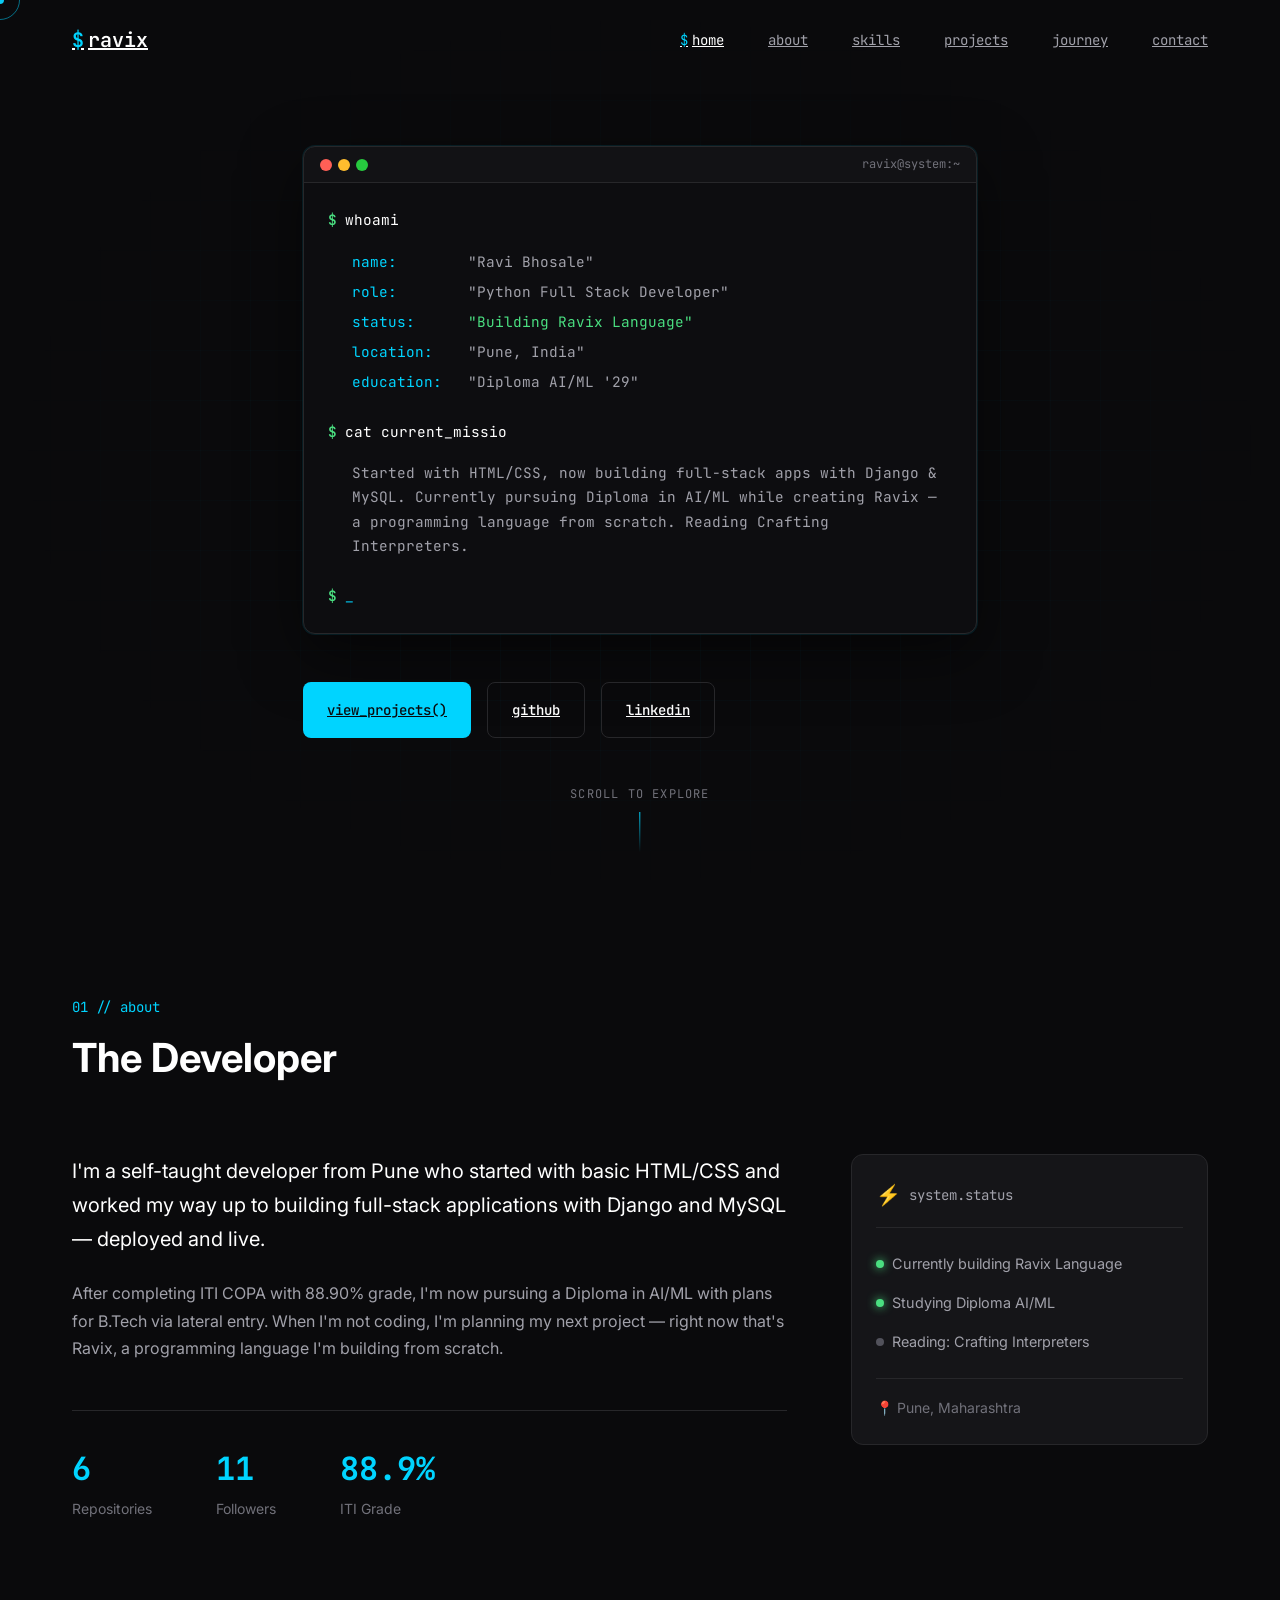
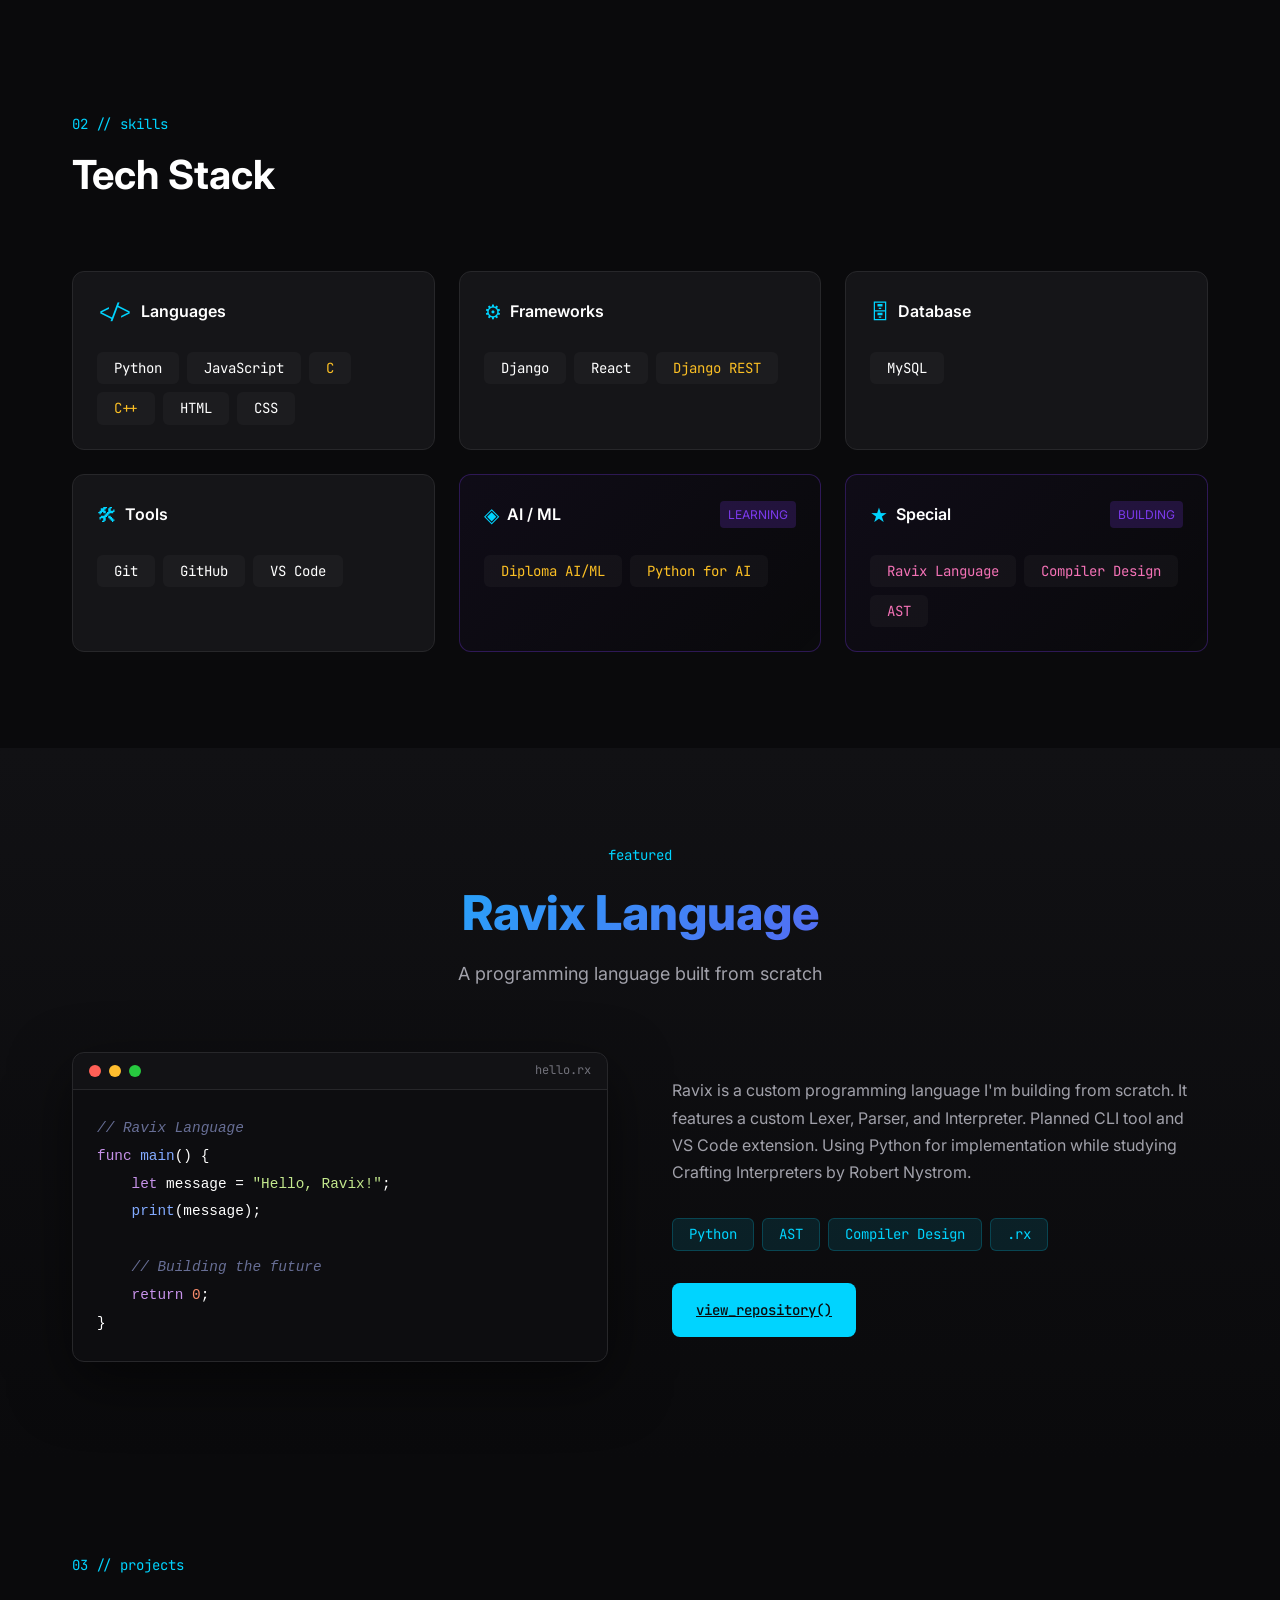
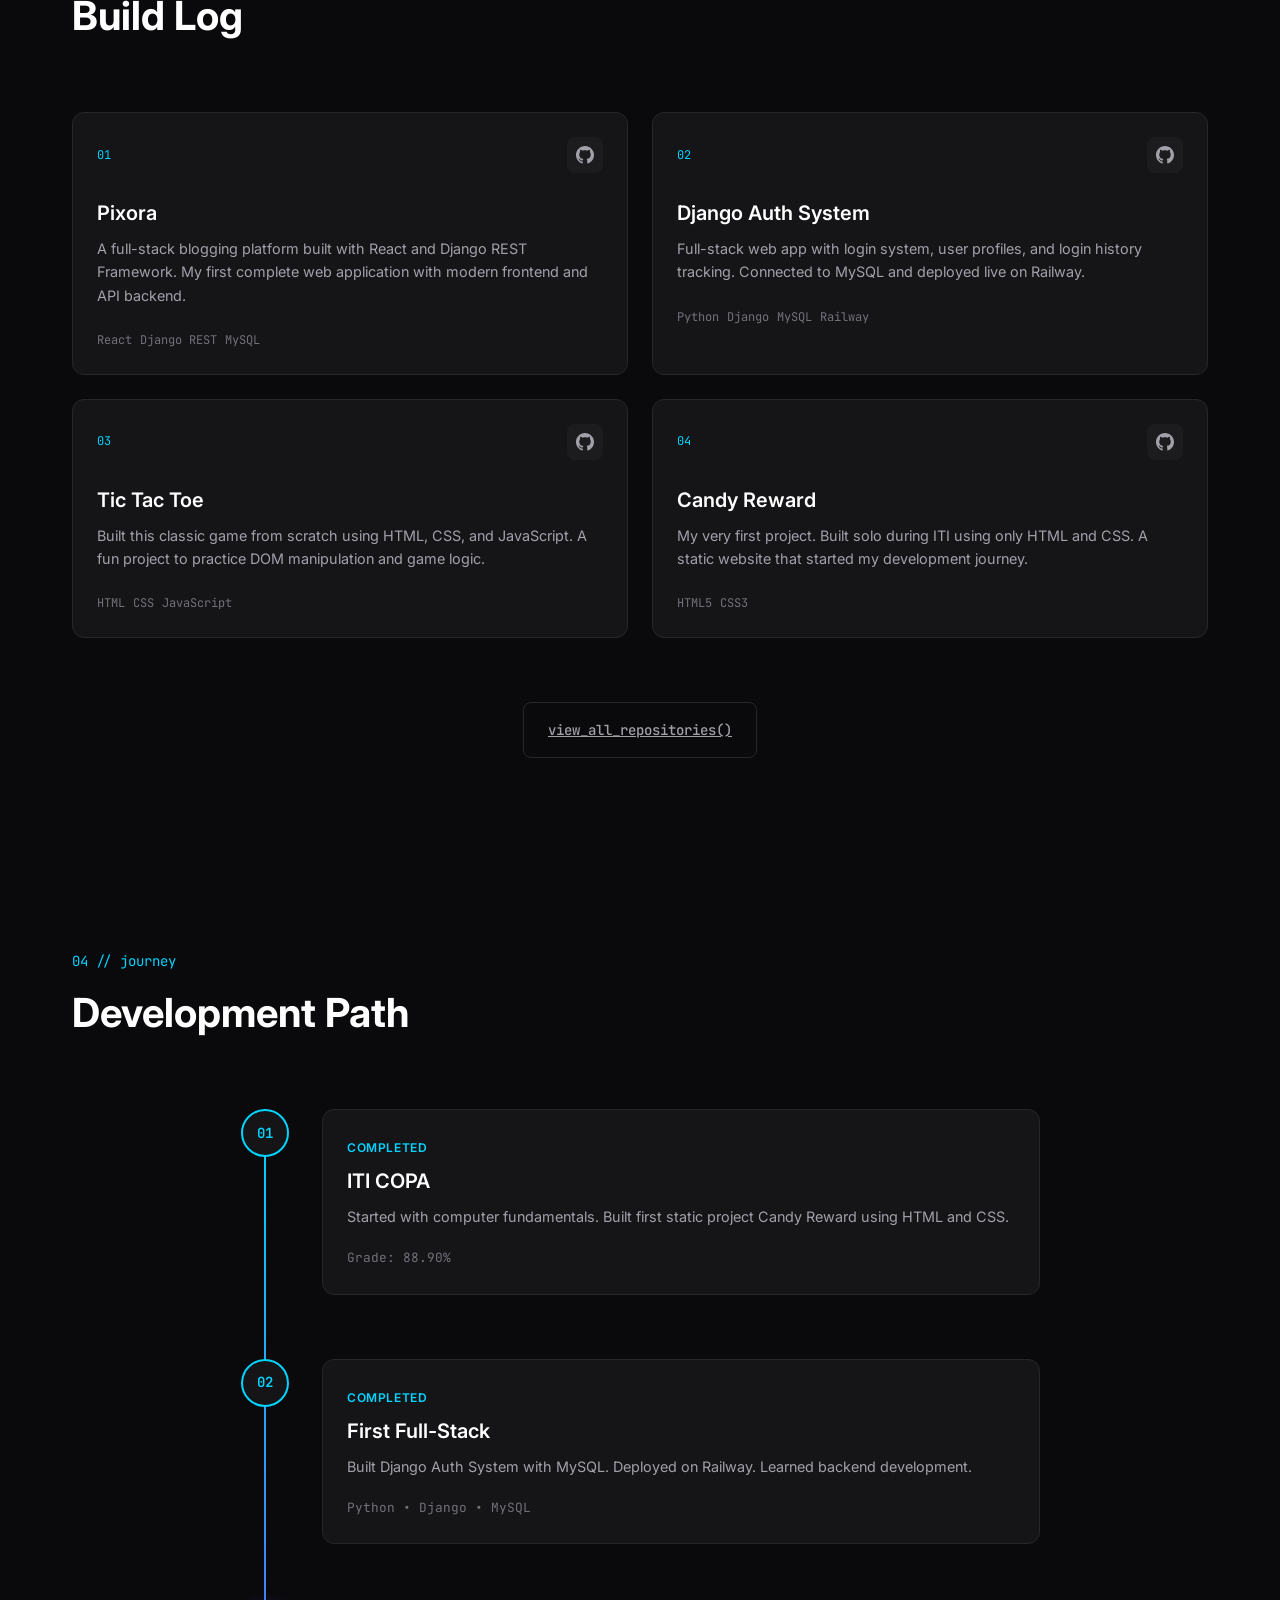
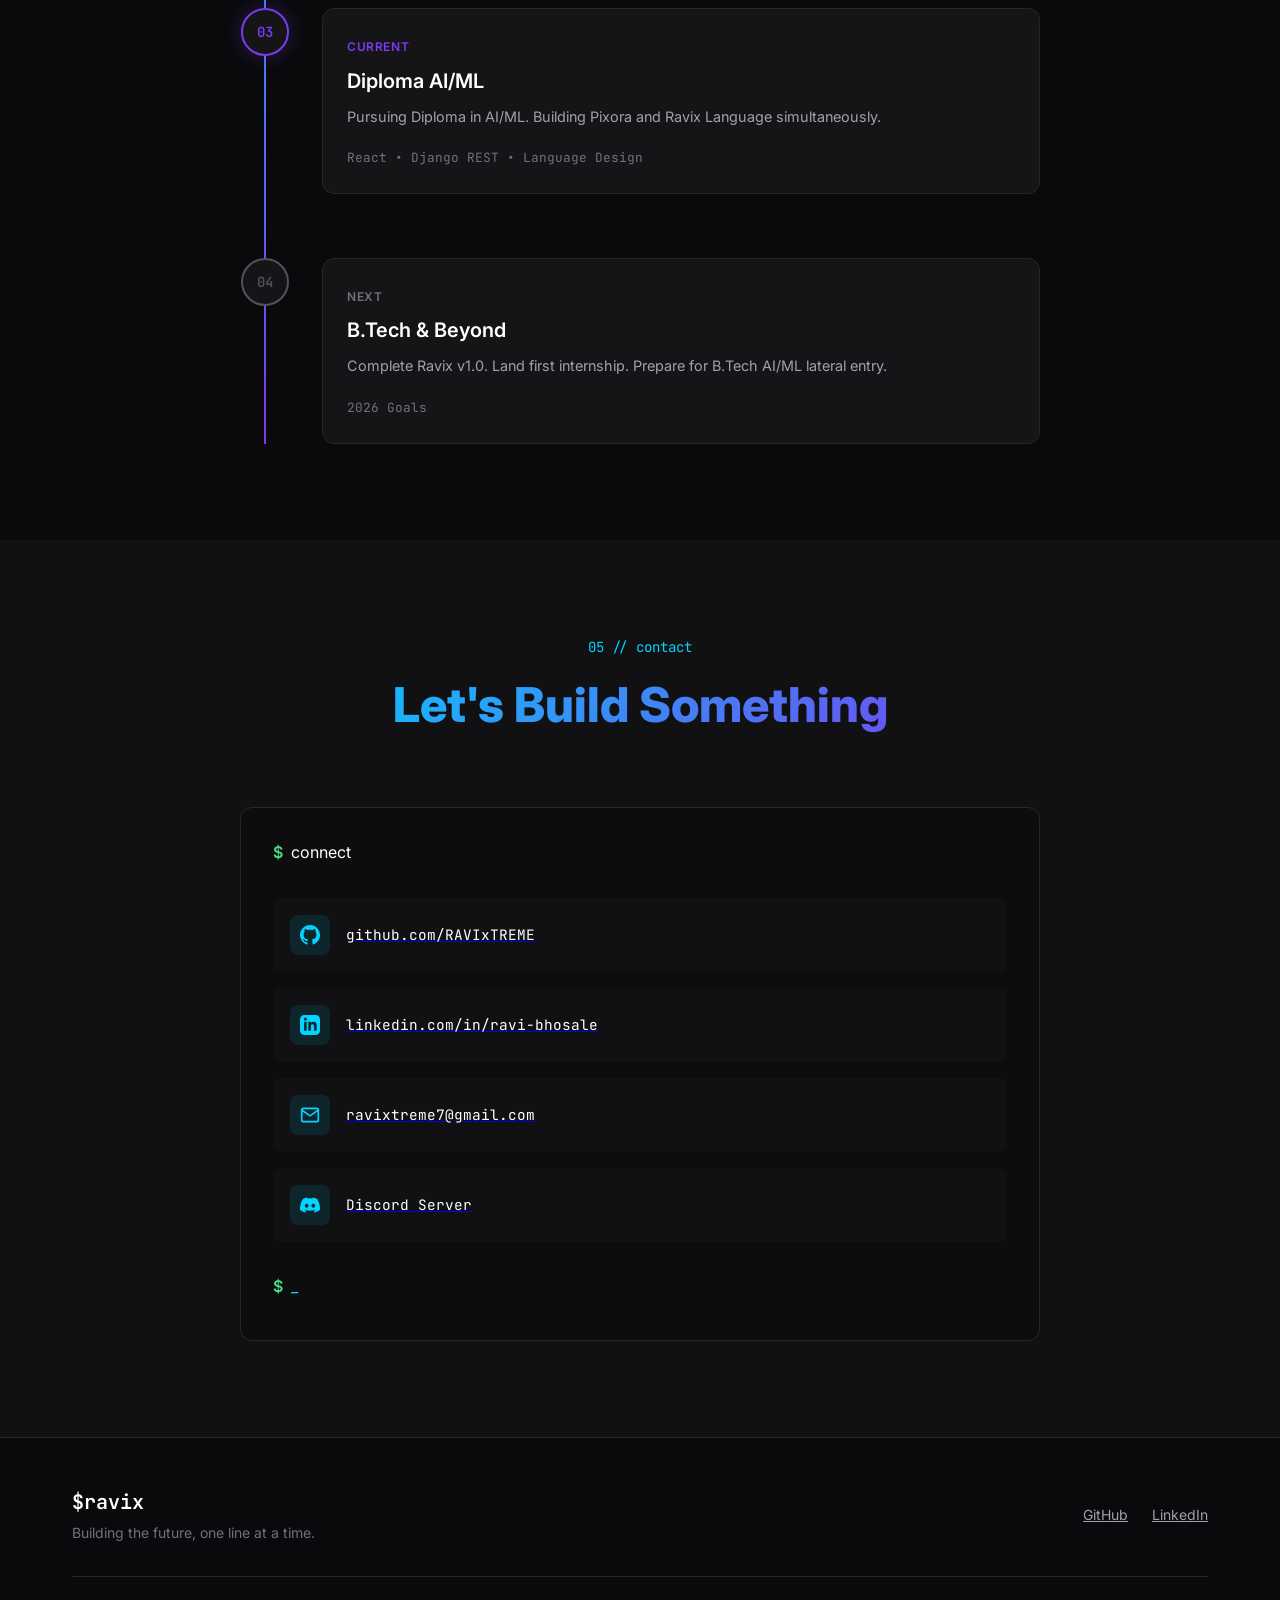
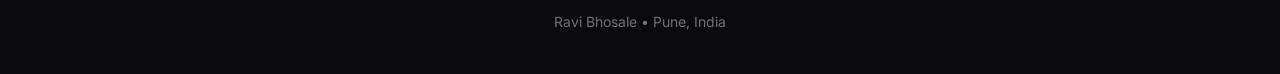
<file: index.html>
<!DOCTYPE html>
<html lang="en">
<head>
    <meta charset="UTF-8">
    <meta name="viewport" content="width=device-width, initial-scale=1.0">
    <title>Ravi Bhosale | Python Full Stack Developer & AI/ML Student</title>
    <meta name="description" content="Ravi Bhosale - Python Full Stack Developer building Ravix Language from scratch. Diploma AI/ML student from Pune, India. Creator of Pixora, Django Auth System.">
    <meta name="keywords" content="Ravi Bhosale, Python Developer, Full Stack, AI ML, Ravix Language, Pune">
    <meta name="author" content="Ravi Bhosale">
    
    <!-- Open Graph -->
    <meta property="og:title" content="Ravi Bhosale | Python Full Stack Developer">
    <meta property="og:description" content="Building Ravix Language from scratch. Python Full Stack Dev | Diploma AI/ML">
    <meta property="og:type" content="website">
    <meta property="og:url" content="https://github.com/RAVIxTREME">
    
    <!-- Fonts -->
    <link rel="preconnect" href="https://fonts.googleapis.com">
    <link rel="preconnect" href="https://fonts.gstatic.com" crossorigin>
    <link href="https://fonts.googleapis.com/css2?family=Inter:wght@300;400;500;600;700;800&family=JetBrains+Mono:wght@400;500;600&display=swap" rel="stylesheet">
    
    <link rel="stylesheet" href="styles.css">
</head>
<body>
    <!-- Custom Cursor -->
    <div class="cursor-dot" aria-hidden="true"></div>
    <div class="cursor-ring" aria-hidden="true"></div>

    <!-- Navigation -->
    <nav class="nav" id="nav">
        <div class="nav-container">
            <a href="#home" class="nav-logo">
                <span class="logo-symbol">$</span>
                <span class="logo-text">ravix</span>
            </a>
            <ul class="nav-menu" id="navMenu">
                <li><a href="#home" class="nav-link active" data-section="home">home</a></li>
                <li><a href="#about" class="nav-link" data-section="about">about</a></li>
                <li><a href="#skills" class="nav-link" data-section="skills">skills</a></li>
                <li><a href="#projects" class="nav-link" data-section="projects">projects</a></li>
                <li><a href="#journey" class="nav-link" data-section="journey">journey</a></li>
                <li><a href="#contact" class="nav-link" data-section="contact">contact</a></li>
            </ul>
            <button class="nav-toggle" id="navToggle" aria-label="Toggle menu">
                <span></span>
                <span></span>
            </button>
        </div>
    </nav>

    <!-- Hero Section -->
    <section class="hero" id="home">
        <div class="hero-bg">
            <div class="grid-overlay"></div>
            <div class="particles-container" id="particles"></div>
        </div>
        
        <div class="hero-content">
            <div class="hero-terminal">
                <div class="terminal-header">
                    <div class="terminal-dots">
                        <span></span>
                        <span></span>
                        <span></span>
                    </div>
                    <span class="terminal-title">ravix@system:~</span>
                </div>
                <div class="terminal-body">
                    <div class="terminal-line">
                        <span class="prompt">$</span>
                        <span class="command typing" data-text="whoami"></span>
                    </div>
                    <div class="terminal-output" id="whoami-output">
                        <div class="output-line">
                            <span class="key">name:</span>
                            <span class="value">"Ravi Bhosale"</span>
                        </div>
                        <div class="output-line">
                            <span class="key">role:</span>
                            <span class="value">"Python Full Stack Developer"</span>
                        </div>
                        <div class="output-line">
                            <span class="key">status:</span>
                            <span class="value status-building">"Building Ravix Language"</span>
                        </div>
                        <div class="output-line">
                            <span class="key">location:</span>
                            <span class="value">"Pune, India"</span>
                        </div>
                        <div class="output-line">
                            <span class="key">education:</span>
                            <span class="value">"Diploma AI/ML '29"</span>
                        </div>
                    </div>
                    <div class="terminal-line">
                        <span class="prompt">$</span>
                        <span class="command typing" data-text="cat current_mission.txt"></span>
                    </div>
                    <div class="terminal-output" id="mission-output">
                        <p class="mission-text">Started with HTML/CSS, now building full-stack apps with Django & MySQL. Currently pursuing Diploma in AI/ML while creating Ravix — a programming language from scratch. Reading Crafting Interpreters.</p>
                    </div>
                    <div class="terminal-line active">
                        <span class="prompt">$</span>
                        <span class="cursor-blink">_</span>
                    </div>
                </div>
            </div>
            
            <div class="hero-actions">
                <a href="#projects" class="btn btn-primary magnetic">
                    <span>view_projects()</span>
                </a>
                <a href="https://github.com/RAVIxTREME" target="_blank" rel="noopener" class="btn btn-secondary magnetic">
                    <span>github</span>
                </a>
                <a href="https://www.linkedin.com/in/ravi-bhosale-a6291a393" target="_blank" rel="noopener" class="btn btn-secondary magnetic">
                    <span>linkedin</span>
                </a>
            </div>
        </div>
        
        <div class="scroll-indicator">
            <span class="scroll-text">scroll to explore</span>
            <div class="scroll-line"></div>
        </div>
    </section>

    <!-- About Section -->
    <section class="about" id="about">
        <div class="container">
            <div class="section-header">
                <span class="section-label">01 // about</span>
                <h2 class="section-title">The Developer</h2>
            </div>
            
            <div class="about-grid">
                <div class="about-main">
                    <p class="about-lead">
                        I'm a self-taught developer from Pune who started with basic HTML/CSS and worked my way up to building full-stack applications with Django and MySQL — deployed and live.
                    </p>
                    <p class="about-text">
                        After completing ITI COPA with 88.90% grade, I'm now pursuing a Diploma in AI/ML with plans for B.Tech via lateral entry. When I'm not coding, I'm planning my next project — right now that's Ravix, a programming language I'm building from scratch.
                    </p>
                    <div class="about-stats">
                        <div class="stat-item">
                            <span class="stat-value">6</span>
                            <span class="stat-label">Repositories</span>
                        </div>
                        <div class="stat-item">
                            <span class="stat-value">11</span>
                            <span class="stat-label">Followers</span>
                        </div>
                        <div class="stat-item">
                            <span class="stat-value">88.9%</span>
                            <span class="stat-label">ITI Grade</span>
                        </div>
                    </div>
                </div>
                
                <div class="about-card">
                    <div class="card-header">
                        <span class="card-icon">⚡</span>
                        <span class="card-title">system.status</span>
                    </div>
                    <div class="card-content">
                        <div class="status-item">
                            <span class="status-dot active"></span>
                            <span class="status-text">Currently building Ravix Language</span>
                        </div>
                        <div class="status-item">
                            <span class="status-dot active"></span>
                            <span class="status-text">Studying Diploma AI/ML</span>
                        </div>
                        <div class="status-item">
                            <span class="status-dot"></span>
                            <span class="status-text">Reading: Crafting Interpreters</span>
                        </div>
                    </div>
                    <div class="card-footer">
                        <span class="location">📍 Pune, Maharashtra</span>
                    </div>
                </div>
            </div>
        </div>
    </section>

    <!-- Skills Section -->
    <section class="skills" id="skills">
        <div class="container">
            <div class="section-header">
                <span class="section-label">02 // skills</span>
                <h2 class="section-title">Tech Stack</h2>
            </div>
            
            <div class="skills-grid">
                <div class="skill-category" data-category="languages">
                    <div class="category-header">
                        <span class="category-icon">&lt;/&gt;</span>
                        <h3>Languages</h3>
                    </div>
                    <div class="skill-items">
                        <span class="skill-item" data-level="proficient">Python</span>
                        <span class="skill-item" data-level="proficient">JavaScript</span>
                        <span class="skill-item" data-level="learning">C</span>
                        <span class="skill-item" data-level="learning">C++</span>
                        <span class="skill-item" data-level="proficient">HTML</span>
                        <span class="skill-item" data-level="proficient">CSS</span>
                    </div>
                </div>
                
                <div class="skill-category" data-category="frameworks">
                    <div class="category-header">
                        <span class="category-icon">⚙</span>
                        <h3>Frameworks</h3>
                    </div>
                    <div class="skill-items">
                        <span class="skill-item" data-level="proficient">Django</span>
                        <span class="skill-item" data-level="proficient">React</span>
                        <span class="skill-item" data-level="learning">Django REST</span>
                    </div>
                </div>
                
                <div class="skill-category" data-category="database">
                    <div class="category-header">
                        <span class="category-icon">🗄</span>
                        <h3>Database</h3>
                    </div>
                    <div class="skill-items">
                        <span class="skill-item" data-level="proficient">MySQL</span>
                    </div>
                </div>
                
                <div class="skill-category" data-category="tools">
                    <div class="category-header">
                        <span class="category-icon">🛠</span>
                        <h3>Tools</h3>
                    </div>
                    <div class="skill-items">
                        <span class="skill-item" data-level="proficient">Git</span>
                        <span class="skill-item" data-level="proficient">GitHub</span>
                        <span class="skill-item" data-level="proficient">VS Code</span>
                    </div>
                </div>
                
                <div class="skill-category featured" data-category="aiml">
                    <div class="category-header">
                        <span class="category-icon">◈</span>
                        <h3>AI / ML</h3>
                        <span class="badge">learning</span>
                    </div>
                    <div class="skill-items">
                        <span class="skill-item" data-level="learning">Diploma AI/ML</span>
                        <span class="skill-item" data-level="learning">Python for AI</span>
                    </div>
                </div>
                
                <div class="skill-category featured" data-category="special">
                    <div class="category-header">
                        <span class="category-icon">★</span>
                        <h3>Special</h3>
                        <span class="badge">building</span>
                    </div>
                    <div class="skill-items">
                        <span class="skill-item" data-level="building">Ravix Language</span>
                        <span class="skill-item" data-level="building">Compiler Design</span>
                        <span class="skill-item" data-level="building">AST</span>
                    </div>
                </div>
            </div>
        </div>
    </section>

    <!-- Featured Project: Ravix -->
    <section class="featured" id="featured">
        <div class="container">
            <div class="featured-header">
                <span class="section-label">featured</span>
                <h2 class="featured-title">Ravix Language</h2>
                <p class="featured-subtitle">A programming language built from scratch</p>
            </div>
            
            <div class="featured-content">
                <div class="featured-visual">
                    <div class="code-window">
                        <div class="window-header">
                            <span class="window-dot"></span>
                            <span class="window-dot"></span>
                            <span class="window-dot"></span>
                            <span class="window-title">hello.rx</span>
                        </div>
                        <pre class="window-code"><code><span class="code-comment">// Ravix Language</span>
<span class="code-keyword">func</span> <span class="code-function">main</span>() {
    <span class="code-keyword">let</span> message = <span class="code-string">"Hello, Ravix!"</span>;
    <span class="code-function">print</span>(message);
    
    <span class="code-comment">// Building the future</span>
    <span class="code-keyword">return</span> <span class="code-number">0</span>;
}</code></pre>
                    </div>
                </div>
                
                <div class="featured-info">
                    <p class="featured-desc">
                        Ravix is a custom programming language I'm building from scratch. It features a custom Lexer, Parser, and Interpreter. Planned CLI tool and VS Code extension. Using Python for implementation while studying Crafting Interpreters by Robert Nystrom.
                    </p>
                    <div class="featured-tech">
                        <span class="tech-tag">Python</span>
                        <span class="tech-tag">AST</span>
                        <span class="tech-tag">Compiler Design</span>
                        <span class="tech-tag">.rx</span>
                    </div>
                    <a href="https://github.com/RAVIxTREME/Ravix" target="_blank" rel="noopener" class="btn btn-primary magnetic">
                        <span>view_repository()</span>
                    </a>
                </div>
            </div>
        </div>
    </section>

    <!-- Projects Section -->
    <section class="projects" id="projects">
        <div class="container">
            <div class="section-header">
                <span class="section-label">03 // projects</span>
                <h2 class="section-title">Build Log</h2>
            </div>
            
            <div class="projects-grid">
                <!-- Pixora -->
                <article class="project-card">
                    <div class="project-header">
                        <span class="project-number">01</span>
                        <div class="project-links">
                            <a href="https://github.com/RAVIxTREME/Pixora" target="_blank" rel="noopener" class="project-link" aria-label="View Pixora on GitHub">
                                <svg viewBox="0 0 24 24" fill="currentColor"><path d="M12 0c-6.626 0-12 5.373-12 12 0 5.302 3.438 9.8 8.207 11.387.599.111.793-.261.793-.577v-2.234c-3.338.726-4.033-1.416-4.033-1.416-.546-1.387-1.333-1.756-1.333-1.756-1.089-.745.083-.729.083-.729 1.205.084 1.839 1.237 1.839 1.237 1.07 1.834 2.807 1.304 3.492.997.107-.775.418-1.305.762-1.604-2.665-.305-5.467-1.334-5.467-5.931 0-1.311.469-2.381 1.236-3.221-.124-.303-.535-1.524.117-3.176 0 0 1.008-.322 3.301 1.23.957-.266 1.983-.399 3.003-.404 1.02.005 2.047.138 3.006.404 2.291-1.552 3.297-1.23 3.297-1.23.653 1.653.242 2.874.118 3.176.77.84 1.235 1.911 1.235 3.221 0 4.609-2.807 5.624-5.479 5.921.43.372.823 1.102.823 2.222v3.293c0 .319.192.694.801.576 4.765-1.589 8.199-6.086 8.199-11.386 0-6.627-5.373-12-12-12z"/></svg>
                            </a>
                        </div>
                    </div>
                    <h3 class="project-title">Pixora</h3>
                    <p class="project-desc">A full-stack blogging platform built with React and Django REST Framework. My first complete web application with modern frontend and API backend.</p>
                    <div class="project-tech">
                        <span>React</span>
                        <span>Django REST</span>
                        <span>MySQL</span>
                    </div>
                </article>

                <!-- Django Auth -->
                <article class="project-card">
                    <div class="project-header">
                        <span class="project-number">02</span>
                        <div class="project-links">
                            <a href="https://github.com/RAVIxTREME/django-auth-project" target="_blank" rel="noopener" class="project-link" aria-label="View Django Auth on GitHub">
                                <svg viewBox="0 0 24 24" fill="currentColor"><path d="M12 0c-6.626 0-12 5.373-12 12 0 5.302 3.438 9.8 8.207 11.387.599.111.793-.261.793-.577v-2.234c-3.338.726-4.033-1.416-4.033-1.416-.546-1.387-1.333-1.756-1.333-1.756-1.089-.745.083-.729.083-.729 1.205.084 1.839 1.237 1.839 1.237 1.07 1.834 2.807 1.304 3.492.997.107-.775.418-1.305.762-1.604-2.665-.305-5.467-1.334-5.467-5.931 0-1.311.469-2.381 1.236-3.221-.124-.303-.535-1.524.117-3.176 0 0 1.008-.322 3.301 1.23.957-.266 1.983-.399 3.003-.404 1.02.005 2.047.138 3.006.404 2.291-1.552 3.297-1.23 3.297-1.23.653 1.653.242 2.874.118 3.176.77.84 1.235 1.911 1.235 3.221 0 4.609-2.807 5.624-5.479 5.921.43.372.823 1.102.823 2.222v3.293c0 .319.192.694.801.576 4.765-1.589 8.199-6.086 8.199-11.386 0-6.627-5.373-12-12-12z"/></svg>
                            </a>
                        </div>
                    </div>
                    <h3 class="project-title">Django Auth System</h3>
                    <p class="project-desc">Full-stack web app with login system, user profiles, and login history tracking. Connected to MySQL and deployed live on Railway.</p>
                    <div class="project-tech">
                        <span>Python</span>
                        <span>Django</span>
                        <span>MySQL</span>
                        <span>Railway</span>
                    </div>
                </article>

                <!-- Tic Tac Toe -->
                <article class="project-card">
                    <div class="project-header">
                        <span class="project-number">03</span>
                        <div class="project-links">
                            <a href="https://github.com/RAVIxTREME/Tiv-tac-toe" target="_blank" rel="noopener" class="project-link" aria-label="View Tic Tac Toe on GitHub">
                                <svg viewBox="0 0 24 24" fill="currentColor"><path d="M12 0c-6.626 0-12 5.373-12 12 0 5.302 3.438 9.8 8.207 11.387.599.111.793-.261.793-.577v-2.234c-3.338.726-4.033-1.416-4.033-1.416-.546-1.387-1.333-1.756-1.333-1.756-1.089-.745.083-.729.083-.729 1.205.084 1.839 1.237 1.839 1.237 1.07 1.834 2.807 1.304 3.492.997.107-.775.418-1.305.762-1.604-2.665-.305-5.467-1.334-5.467-5.931 0-1.311.469-2.381 1.236-3.221-.124-.303-.535-1.524.117-3.176 0 0 1.008-.322 3.301 1.23.957-.266 1.983-.399 3.003-.404 1.02.005 2.047.138 3.006.404 2.291-1.552 3.297-1.23 3.297-1.23.653 1.653.242 2.874.118 3.176.77.84 1.235 1.911 1.235 3.221 0 4.609-2.807 5.624-5.479 5.921.43.372.823 1.102.823 2.222v3.293c0 .319.192.694.801.576 4.765-1.589 8.199-6.086 8.199-11.386 0-6.627-5.373-12-12-12z"/></svg>
                            </a>
                        </div>
                    </div>
                    <h3 class="project-title">Tic Tac Toe</h3>
                    <p class="project-desc">Built this classic game from scratch using HTML, CSS, and JavaScript. A fun project to practice DOM manipulation and game logic.</p>
                    <div class="project-tech">
                        <span>HTML</span>
                        <span>CSS</span>
                        <span>JavaScript</span>
                    </div>
                </article>

                <!-- Candy Reward -->
                <article class="project-card">
                    <div class="project-header">
                        <span class="project-number">04</span>
                        <div class="project-links">
                            <a href="https://github.com/RAVIxTREME/Candy-Reward" target="_blank" rel="noopener" class="project-link" aria-label="View Candy Reward on GitHub">
                                <svg viewBox="0 0 24 24" fill="currentColor"><path d="M12 0c-6.626 0-12 5.373-12 12 0 5.302 3.438 9.8 8.207 11.387.599.111.793-.261.793-.577v-2.234c-3.338.726-4.033-1.416-4.033-1.416-.546-1.387-1.333-1.756-1.333-1.756-1.089-.745.083-.729.083-.729 1.205.084 1.839 1.237 1.839 1.237 1.07 1.834 2.807 1.304 3.492.997.107-.775.418-1.305.762-1.604-2.665-.305-5.467-1.334-5.467-5.931 0-1.311.469-2.381 1.236-3.221-.124-.303-.535-1.524.117-3.176 0 0 1.008-.322 3.301 1.23.957-.266 1.983-.399 3.003-.404 1.02.005 2.047.138 3.006.404 2.291-1.552 3.297-1.23 3.297-1.23.653 1.653.242 2.874.118 3.176.77.84 1.235 1.911 1.235 3.221 0 4.609-2.807 5.624-5.479 5.921.43.372.823 1.102.823 2.222v3.293c0 .319.192.694.801.576 4.765-1.589 8.199-6.086 8.199-11.386 0-6.627-5.373-12-12-12z"/></svg>
                            </a>
                        </div>
                    </div>
                    <h3 class="project-title">Candy Reward</h3>
                    <p class="project-desc">My very first project. Built solo during ITI using only HTML and CSS. A static website that started my development journey.</p>
                    <div class="project-tech">
                        <span>HTML5</span>
                        <span>CSS3</span>
                    </div>
                </article>
            </div>
            
            <div class="projects-footer">
                <a href="https://github.com/RAVIxTREME?tab=repositories" target="_blank" rel="noopener" class="btn btn-outline magnetic">
                    <span>view_all_repositories()</span>
                </a>
            </div>
        </div>
    </section>

    <!-- Journey Section -->
    <section class="journey" id="journey">
        <div class="container">
            <div class="section-header">
                <span class="section-label">04 // journey</span>
                <h2 class="section-title">Development Path</h2>
            </div>
            
            <div class="journey-timeline">
                <div class="timeline-line"></div>
                
                <div class="timeline-item completed">
                    <div class="timeline-marker">
                        <span class="marker-number">01</span>
                    </div>
                    <div class="timeline-content">
                        <span class="timeline-status">completed</span>
                        <h3 class="timeline-title">ITI COPA</h3>
                        <p class="timeline-desc">Started with computer fundamentals. Built first static project Candy Reward using HTML and CSS.</p>
                        <span class="timeline-meta">Grade: 88.90%</span>
                    </div>
                </div>
                
                <div class="timeline-item completed">
                    <div class="timeline-marker">
                        <span class="marker-number">02</span>
                    </div>
                    <div class="timeline-content">
                        <span class="timeline-status">completed</span>
                        <h3 class="timeline-title">First Full-Stack</h3>
                        <p class="timeline-desc">Built Django Auth System with MySQL. Deployed on Railway. Learned backend development.</p>
                        <span class="timeline-meta">Python • Django • MySQL</span>
                    </div>
                </div>
                
                <div class="timeline-item current">
                    <div class="timeline-marker">
                        <span class="marker-number">03</span>
                    </div>
                    <div class="timeline-content">
                        <span class="timeline-status">current</span>
                        <h3 class="timeline-title">Diploma AI/ML</h3>
                        <p class="timeline-desc">Pursuing Diploma in AI/ML. Building Pixora and Ravix Language simultaneously.</p>
                        <span class="timeline-meta">React • Django REST • Language Design</span>
                    </div>
                </div>
                
                <div class="timeline-item future">
                    <div class="timeline-marker">
                        <span class="marker-number">04</span>
                    </div>
                    <div class="timeline-content">
                        <span class="timeline-status">next</span>
                        <h3 class="timeline-title">B.Tech & Beyond</h3>
                        <p class="timeline-desc">Complete Ravix v1.0. Land first internship. Prepare for B.Tech AI/ML lateral entry.</p>
                        <span class="timeline-meta">2026 Goals</span>
                    </div>
                </div>
            </div>
        </div>
    </section>

    <!-- Contact Section -->
    <section class="contact" id="contact">
        <div class="container">
            <div class="contact-content">
                <div class="contact-header">
                    <span class="section-label">05 // contact</span>
                    <h2 class="contact-title">Let's Build Something</h2>
                </div>
                
                <div class="contact-terminal">
                    <div class="terminal-line">
                        <span class="prompt">$</span>
                        <span class="command">connect</span>
                    </div>
                    <div class="terminal-output contact-links">
                        <a href="https://github.com/RAVIxTREME" target="_blank" rel="noopener" class="contact-item magnetic">
                            <span class="contact-icon">
                                <svg viewBox="0 0 24 24" fill="currentColor"><path d="M12 0c-6.626 0-12 5.373-12 12 0 5.302 3.438 9.8 8.207 11.387.599.111.793-.261.793-.577v-2.234c-3.338.726-4.033-1.416-4.033-1.416-.546-1.387-1.333-1.756-1.333-1.756-1.089-.745.083-.729.083-.729 1.205.084 1.839 1.237 1.839 1.237 1.07 1.834 2.807 1.304 3.492.997.107-.775.418-1.305.762-1.604-2.665-.305-5.467-1.334-5.467-5.931 0-1.311.469-2.381 1.236-3.221-.124-.303-.535-1.524.117-3.176 0 0 1.008-.322 3.301 1.23.957-.266 1.983-.399 3.003-.404 1.02.005 2.047.138 3.006.404 2.291-1.552 3.297-1.23 3.297-1.23.653 1.653.242 2.874.118 3.176.77.84 1.235 1.911 1.235 3.221 0 4.609-2.807 5.624-5.479 5.921.43.372.823 1.102.823 2.222v3.293c0 .319.192.694.801.576 4.765-1.589 8.199-6.086 8.199-11.386 0-6.627-5.373-12-12-12z"/></svg>
                            </span>
                            <span class="contact-text">github.com/RAVIxTREME</span>
                        </a>
                        <a href="https://www.linkedin.com/in/ravi-bhosale-a6291a393" target="_blank" rel="noopener" class="contact-item magnetic">
                            <span class="contact-icon">
                                <svg viewBox="0 0 24 24" fill="currentColor"><path d="M19 0h-14c-2.761 0-5 2.239-5 5v14c0 2.761 2.239 5 5 5h14c2.762 0 5-2.239 5-5v-14c0-2.761-2.238-5-5-5zm-11 19h-3v-11h3v11zm-1.5-12.268c-.966 0-1.75-.79-1.75-1.764s.784-1.764 1.75-1.764 1.75.79 1.75 1.764-.783 1.764-1.75 1.764zm13.5 12.268h-3v-5.604c0-3.368-4-3.113-4 0v5.604h-3v-11h3v1.765c1.396-2.586 7-2.777 7 2.476v6.759z"/></svg>
                            </span>
                            <span class="contact-text">linkedin.com/in/ravi-bhosale</span>
                        </a>
                        <a href="mailto:ravixtreme7@gmail.com" class="contact-item magnetic">
                            <span class="contact-icon">
                                <svg viewBox="0 0 24 24" fill="none" stroke="currentColor" stroke-width="2"><path d="M4 4h16c1.1 0 2 .9 2 2v12c0 1.1-.9 2-2 2H4c-1.1 0-2-.9-2-2V6c0-1.1.9-2 2-2z"/><polyline points="22,6 12,13 2,6"/></svg>
                            </span>
                            <span class="contact-text">ravixtreme7@gmail.com</span>
                        </a>
                        <a href="https://discord.gg/qNfDnBSNt" target="_blank" rel="noopener" class="contact-item magnetic">
                            <span class="contact-icon">
                                <svg viewBox="0 0 24 24" fill="currentColor"><path d="M20.317 4.37a19.791 19.791 0 0 0-4.885-1.515.074.074 0 0 0-.079.037c-.21.375-.444.864-.608 1.25a18.27 18.27 0 0 0-5.487 0 12.64 12.64 0 0 0-.617-1.25.077.077 0 0 0-.079-.037A19.736 19.736 0 0 0 3.677 4.37a.07.07 0 0 0-.032.027C.533 9.046-.32 13.58.099 18.057a.082.082 0 0 0 .031.057 19.9 19.9 0 0 0 5.993 3.03.078.078 0 0 0 .084-.028 14.09 14.09 0 0 0 1.226-1.994.076.076 0 0 0-.041-.106 13.107 13.107 0 0 1-1.872-.892.077.077 0 0 1-.008-.128 10.2 10.2 0 0 0 .372-.292.074.074 0 0 1 .077-.01c3.928 1.793 8.18 1.793 12.062 0a.074.074 0 0 1 .078.01c.12.098.246.198.373.292a.077.077 0 0 1-.006.127 12.299 12.299 0 0 1-1.873.892.077.077 0 0 0-.041.107c.36.698.772 1.362 1.225 1.993a.076.076 0 0 0 .084.028 19.963 19.963 0 0 0 6.002-3.03.077.077 0 0 0 .032-.054c.5-5.177-.838-9.674-3.549-13.66a.061.061 0 0 0-.031-.03zM8.02 15.33c-1.183 0-2.157-1.085-2.157-2.419 0-1.333.956-2.419 2.157-2.419 1.21 0 2.176 1.096 2.157 2.42 0 1.333-.956 2.418-2.157 2.418zm7.975 0c-1.183 0-2.157-1.085-2.157-2.419 0-1.333.955-2.419 2.157-2.419 1.21 0 2.176 1.096 2.157 2.42 0 1.333-.946 2.418-2.157 2.418z"/></svg>
                            </span>
                            <span class="contact-text">Discord Server</span>
                        </a>
                    </div>
                    <div class="terminal-line">
                        <span class="prompt">$</span>
                        <span class="cursor-blink">_</span>
                    </div>
                </div>
            </div>
        </div>
    </section>

    <!-- Footer -->
    <footer class="footer">
        <div class="container">
            <div class="footer-content">
                <div class="footer-brand">
                    <span class="footer-logo">$ravix</span>
                    <span class="footer-tagline">Building the future, one line at a time.</span>
                </div>
                <div class="footer-links">
                    <a href="https://github.com/RAVIxTREME" target="_blank" rel="noopener">GitHub</a>
                    <a href="https://www.linkedin.com/in/ravi-bhosale-a6291a393" target="_blank" rel="noopener">LinkedIn</a>
                </div>
            </div>
            <div class="footer-bottom">
                <span class="footer-copyright">Ravi Bhosale • Pune, India</span>
            </div>
        </div>
    </footer>

    <script src="script.js"></script>
</body>
</html>
</file>
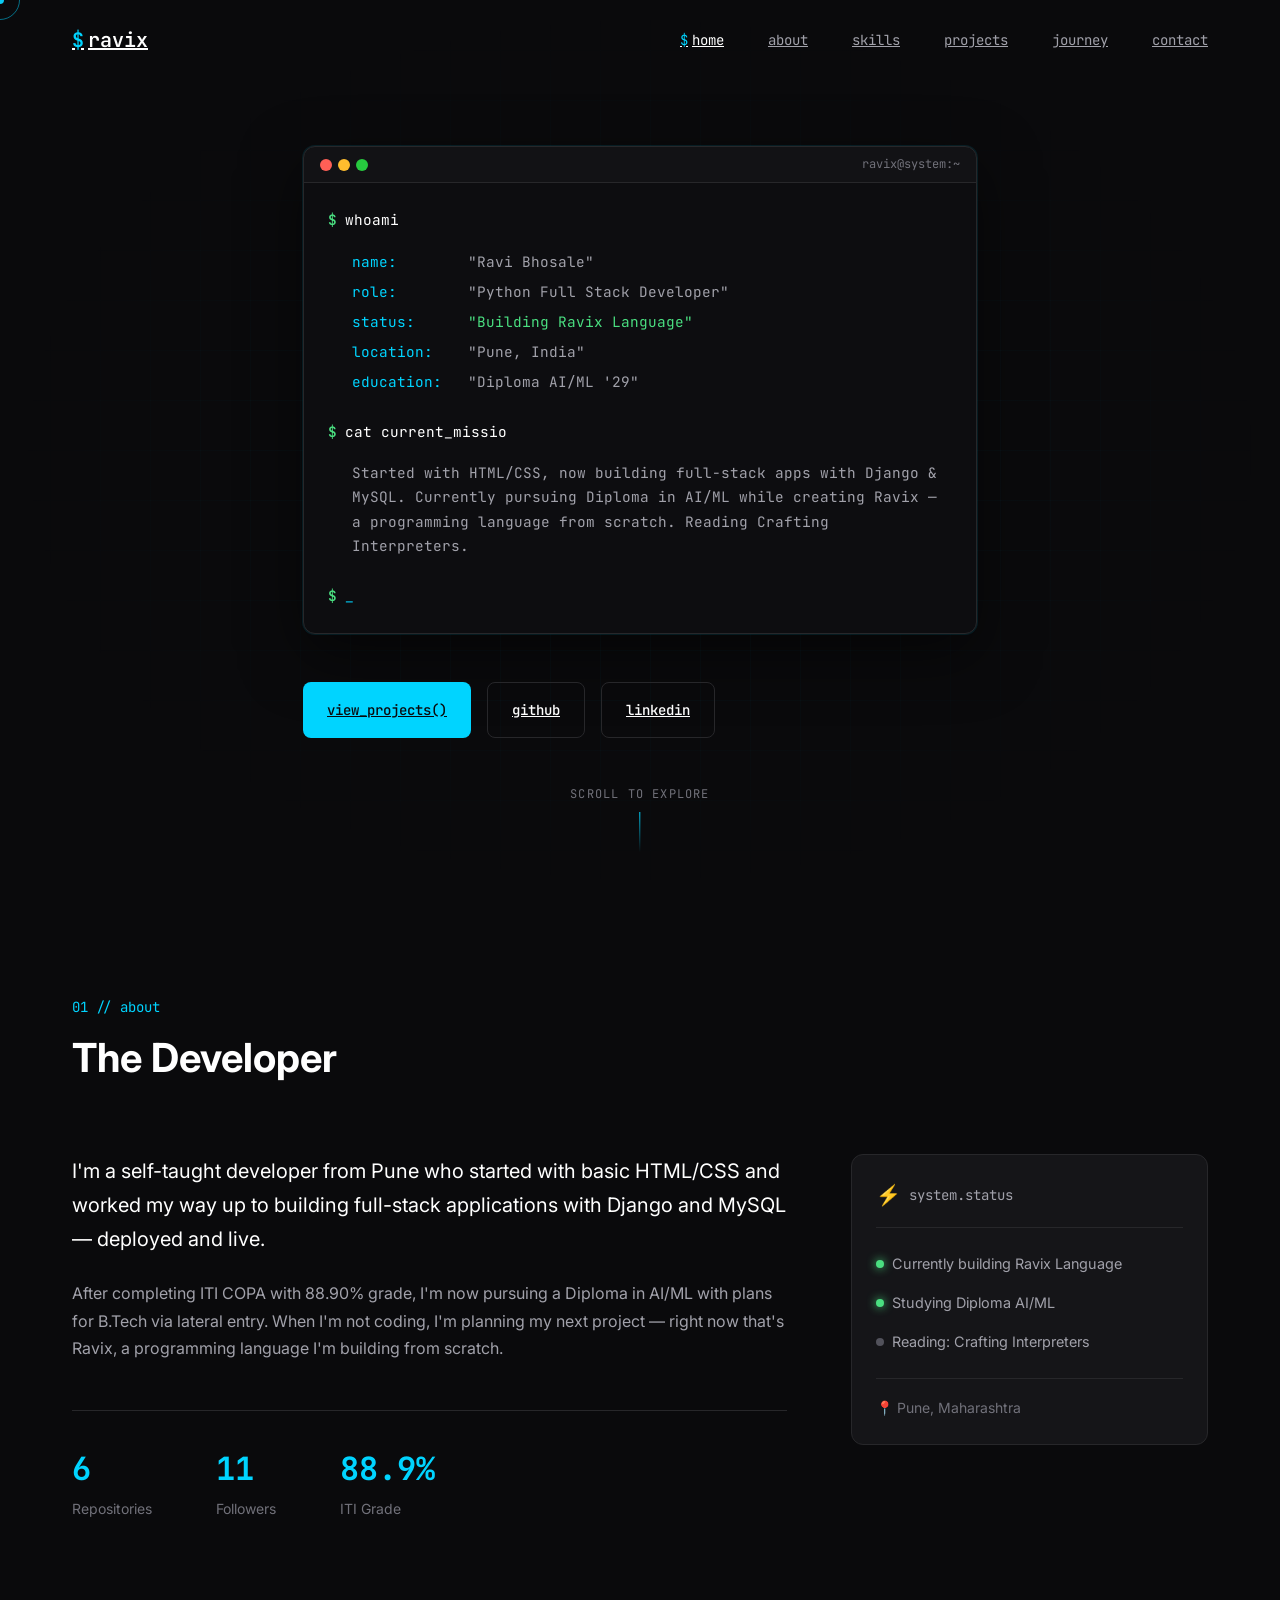
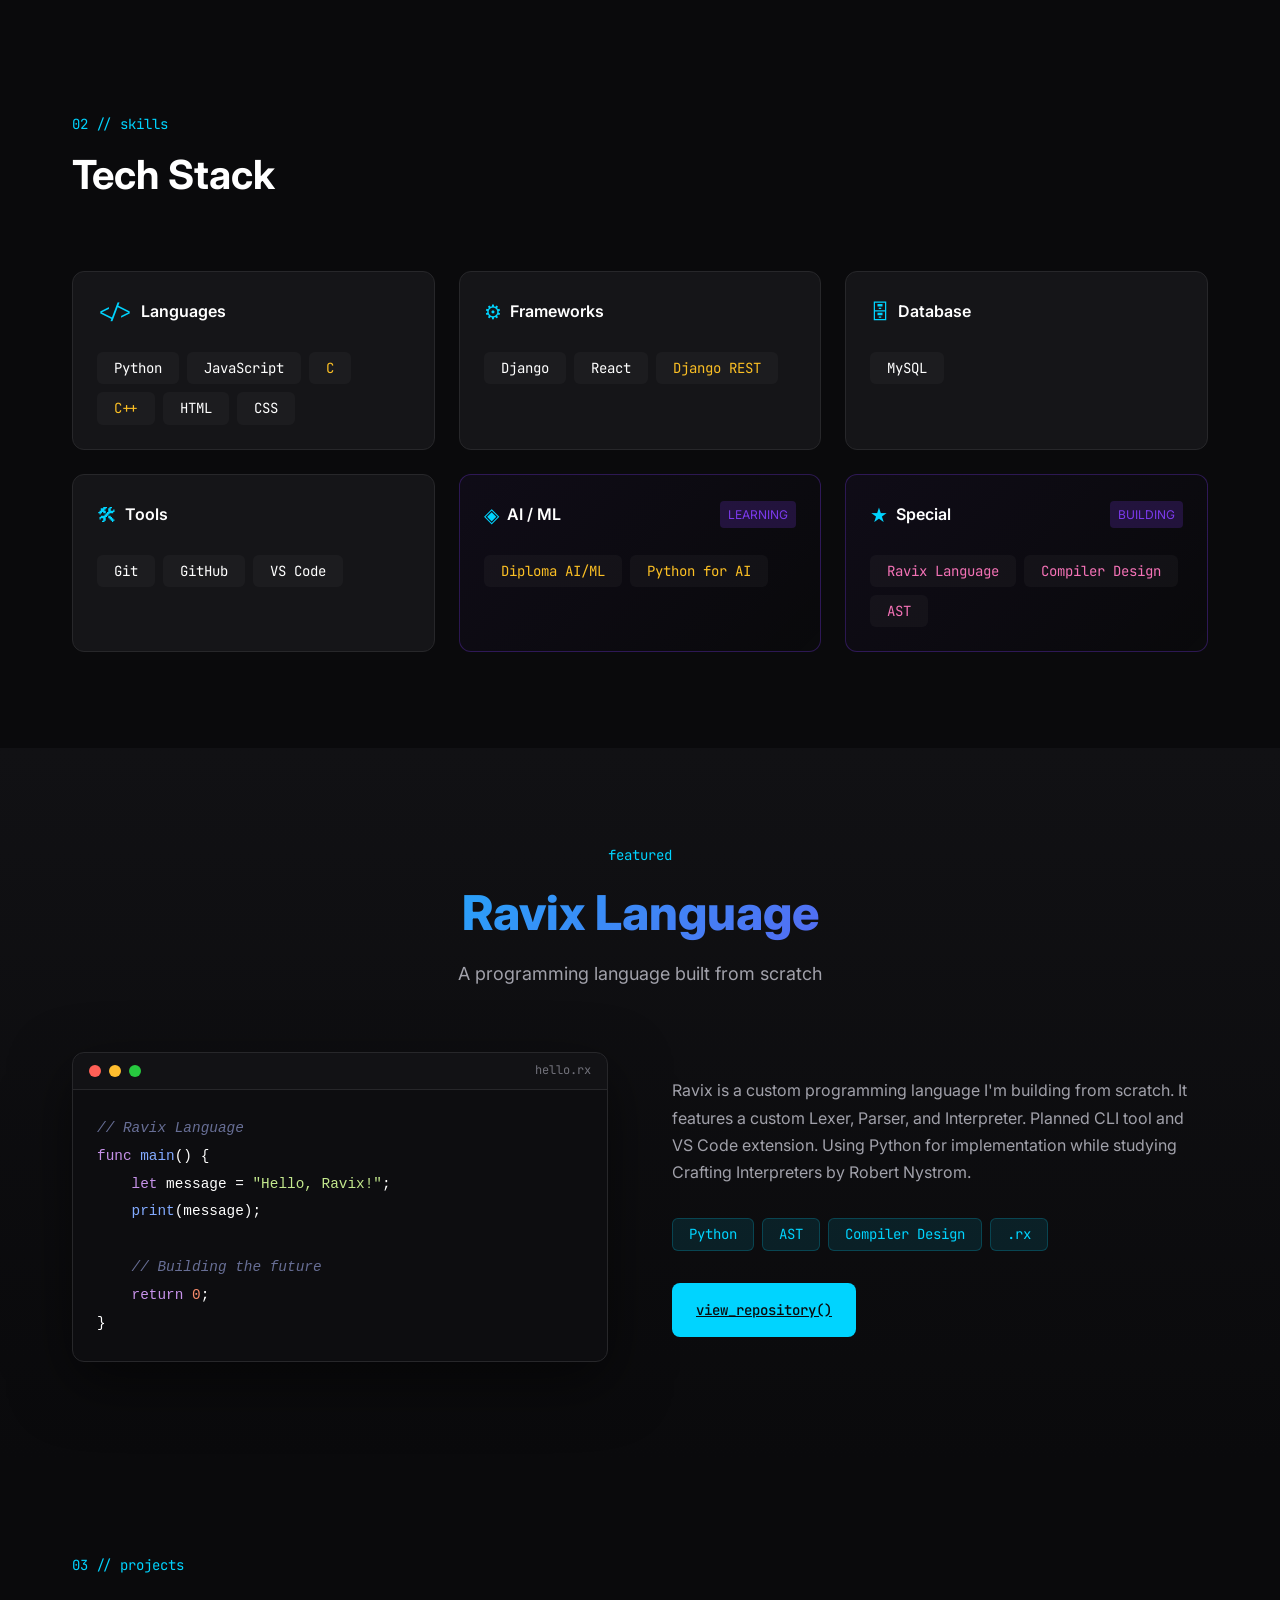
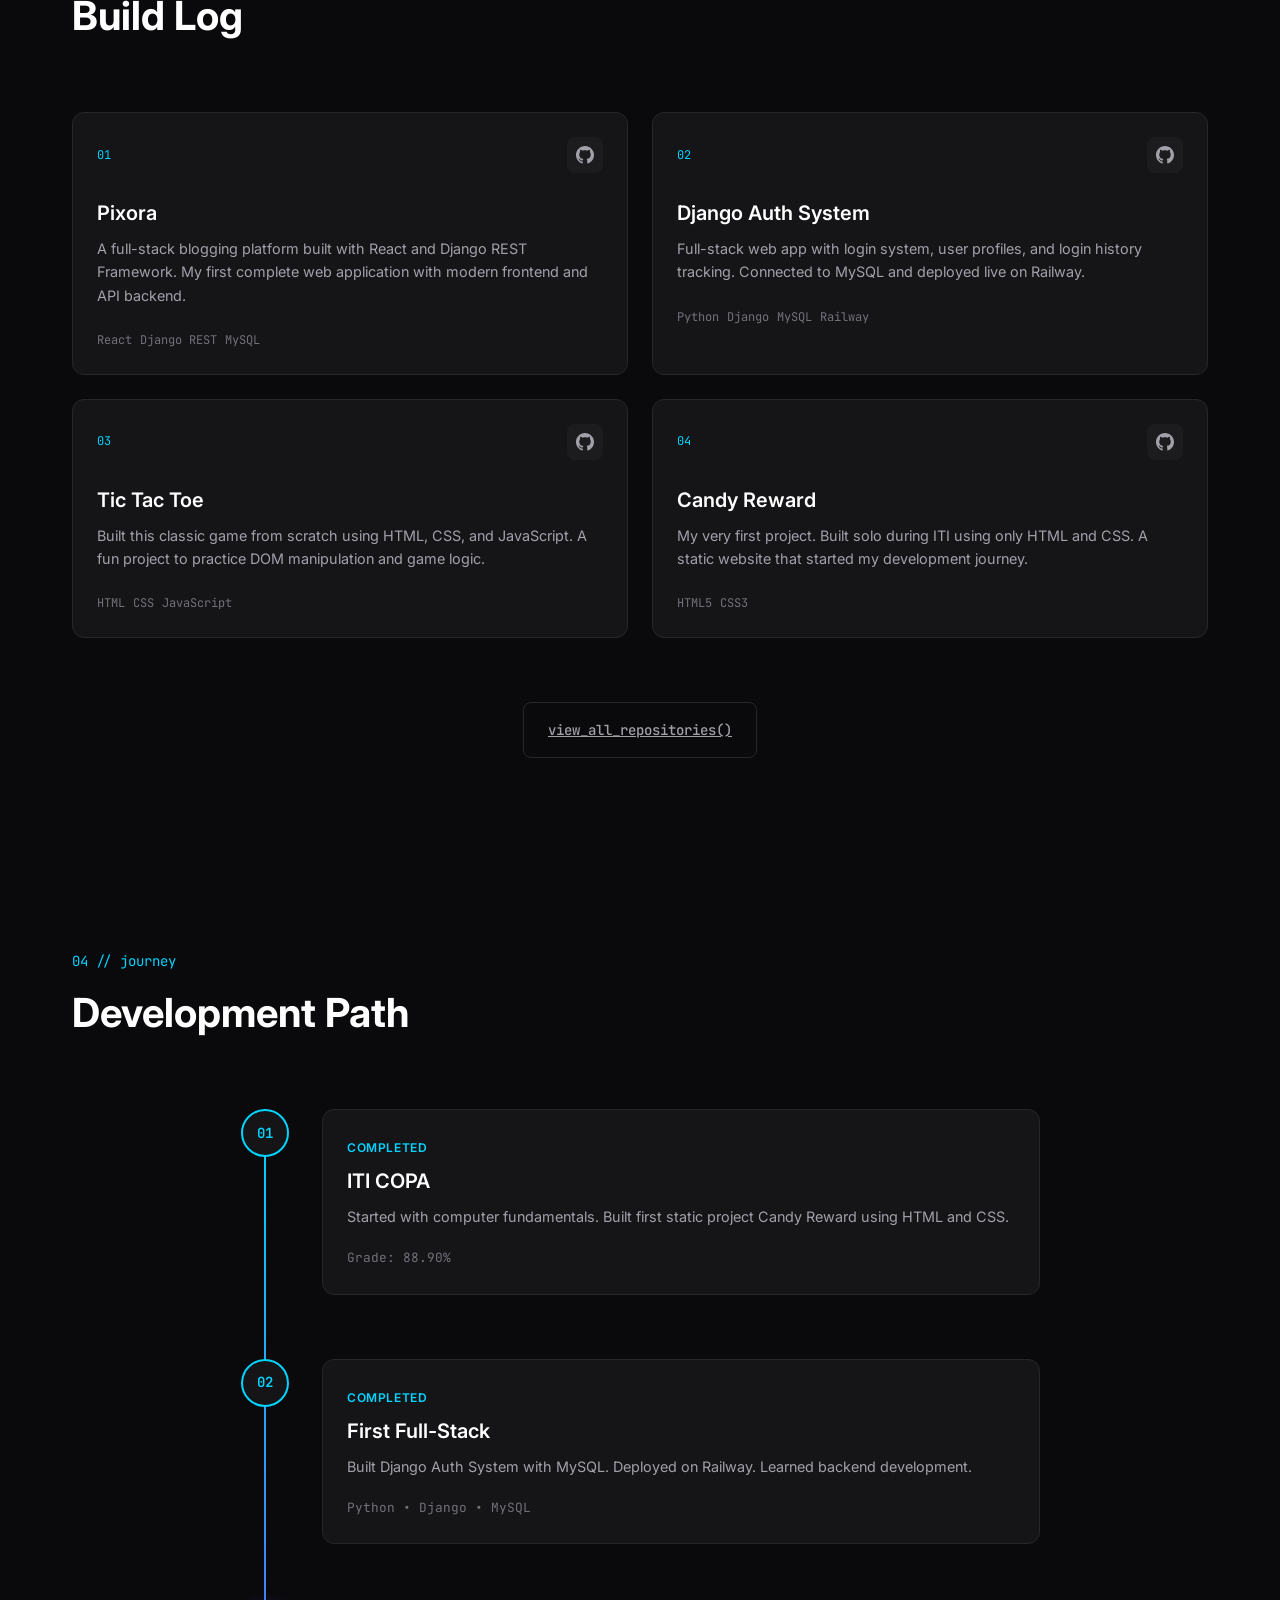
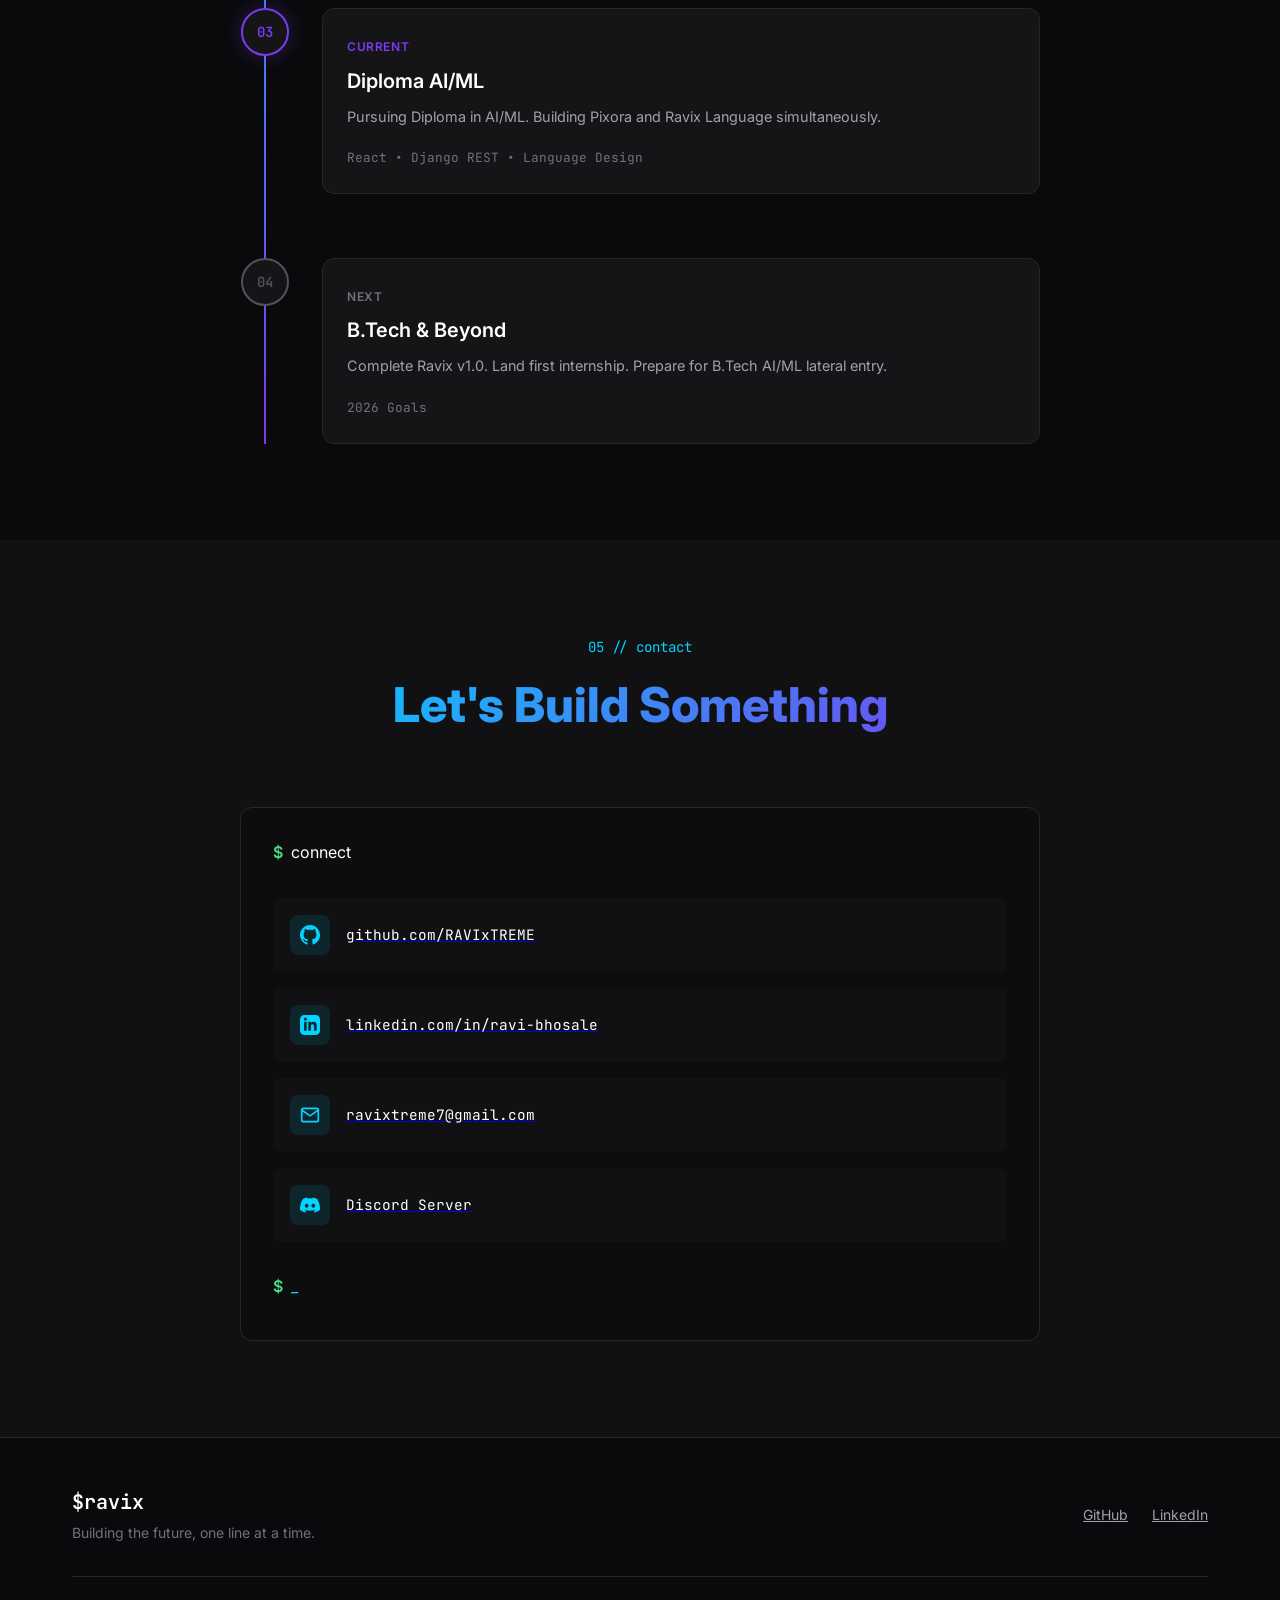
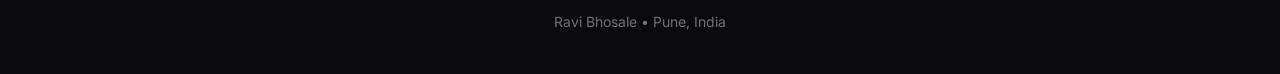
<file: index (4).html>
<!DOCTYPE html>
<html lang="en">
<head>
    <meta charset="UTF-8">
    <meta name="viewport" content="width=device-width, initial-scale=1.0">
    <title>Ravi Bhosale | Python Full Stack Developer & AI/ML Student</title>
    <meta name="description" content="Ravi Bhosale - Python Full Stack Developer building Ravix Language from scratch. Diploma AI/ML student from Pune, India. Creator of Pixora, Django Auth System.">
    <meta name="keywords" content="Ravi Bhosale, Python Developer, Full Stack, AI ML, Ravix Language, Pune">
    <meta name="author" content="Ravi Bhosale">
    
    <!-- Open Graph -->
    <meta property="og:title" content="Ravi Bhosale | Python Full Stack Developer">
    <meta property="og:description" content="Building Ravix Language from scratch. Python Full Stack Dev | Diploma AI/ML">
    <meta property="og:type" content="website">
    <meta property="og:url" content="https://github.com/RAVIxTREME">
    
    <!-- Fonts -->
    <link rel="preconnect" href="https://fonts.googleapis.com">
    <link rel="preconnect" href="https://fonts.gstatic.com" crossorigin>
    <link href="https://fonts.googleapis.com/css2?family=Inter:wght@300;400;500;600;700;800&family=JetBrains+Mono:wght@400;500;600&display=swap" rel="stylesheet">
    
    <link rel="stylesheet" href="styles.css">
</head>
<body>
    <!-- Custom Cursor -->
    <div class="cursor-dot" aria-hidden="true"></div>
    <div class="cursor-ring" aria-hidden="true"></div>

    <!-- Navigation -->
    <nav class="nav" id="nav">
        <div class="nav-container">
            <a href="#home" class="nav-logo">
                <span class="logo-symbol">$</span>
                <span class="logo-text">ravix</span>
            </a>
            <ul class="nav-menu" id="navMenu">
                <li><a href="#home" class="nav-link active" data-section="home">home</a></li>
                <li><a href="#about" class="nav-link" data-section="about">about</a></li>
                <li><a href="#skills" class="nav-link" data-section="skills">skills</a></li>
                <li><a href="#projects" class="nav-link" data-section="projects">projects</a></li>
                <li><a href="#journey" class="nav-link" data-section="journey">journey</a></li>
                <li><a href="#contact" class="nav-link" data-section="contact">contact</a></li>
            </ul>
            <button class="nav-toggle" id="navToggle" aria-label="Toggle menu">
                <span></span>
                <span></span>
            </button>
        </div>
    </nav>

    <!-- Hero Section -->
    <section class="hero" id="home">
        <div class="hero-bg">
            <div class="grid-overlay"></div>
            <div class="particles-container" id="particles"></div>
        </div>
        
        <div class="hero-content">
            <div class="hero-terminal">
                <div class="terminal-header">
                    <div class="terminal-dots">
                        <span></span>
                        <span></span>
                        <span></span>
                    </div>
                    <span class="terminal-title">ravix@system:~</span>
                </div>
                <div class="terminal-body">
                    <div class="terminal-line">
                        <span class="prompt">$</span>
                        <span class="command typing" data-text="whoami"></span>
                    </div>
                    <div class="terminal-output" id="whoami-output">
                        <div class="output-line">
                            <span class="key">name:</span>
                            <span class="value">"Ravi Bhosale"</span>
                        </div>
                        <div class="output-line">
                            <span class="key">role:</span>
                            <span class="value">"Python Full Stack Developer"</span>
                        </div>
                        <div class="output-line">
                            <span class="key">status:</span>
                            <span class="value status-building">"Building Ravix Language"</span>
                        </div>
                        <div class="output-line">
                            <span class="key">location:</span>
                            <span class="value">"Pune, India"</span>
                        </div>
                        <div class="output-line">
                            <span class="key">education:</span>
                            <span class="value">"Diploma AI/ML '29"</span>
                        </div>
                    </div>
                    <div class="terminal-line">
                        <span class="prompt">$</span>
                        <span class="command typing" data-text="cat current_mission.txt"></span>
                    </div>
                    <div class="terminal-output" id="mission-output">
                        <p class="mission-text">Started with HTML/CSS, now building full-stack apps with Django & MySQL. Currently pursuing Diploma in AI/ML while creating Ravix — a programming language from scratch. Reading Crafting Interpreters.</p>
                    </div>
                    <div class="terminal-line active">
                        <span class="prompt">$</span>
                        <span class="cursor-blink">_</span>
                    </div>
                </div>
            </div>
            
            <div class="hero-actions">
                <a href="#projects" class="btn btn-primary magnetic">
                    <span>view_projects()</span>
                </a>
                <a href="https://github.com/RAVIxTREME" target="_blank" rel="noopener" class="btn btn-secondary magnetic">
                    <span>github</span>
                </a>
                <a href="https://www.linkedin.com/in/ravi-bhosale-a6291a393" target="_blank" rel="noopener" class="btn btn-secondary magnetic">
                    <span>linkedin</span>
                </a>
            </div>
        </div>
        
        <div class="scroll-indicator">
            <span class="scroll-text">scroll to explore</span>
            <div class="scroll-line"></div>
        </div>
    </section>

    <!-- About Section -->
    <section class="about" id="about">
        <div class="container">
            <div class="section-header">
                <span class="section-label">01 // about</span>
                <h2 class="section-title">The Developer</h2>
            </div>
            
            <div class="about-grid">
                <div class="about-main">
                    <p class="about-lead">
                        I'm a self-taught developer from Pune who started with basic HTML/CSS and worked my way up to building full-stack applications with Django and MySQL — deployed and live.
                    </p>
                    <p class="about-text">
                        After completing ITI COPA with 88.90% grade, I'm now pursuing a Diploma in AI/ML with plans for B.Tech via lateral entry. When I'm not coding, I'm planning my next project — right now that's Ravix, a programming language I'm building from scratch.
                    </p>
                    <div class="about-stats">
                        <div class="stat-item">
                            <span class="stat-value">6</span>
                            <span class="stat-label">Repositories</span>
                        </div>
                        <div class="stat-item">
                            <span class="stat-value">11</span>
                            <span class="stat-label">Followers</span>
                        </div>
                        <div class="stat-item">
                            <span class="stat-value">88.9%</span>
                            <span class="stat-label">ITI Grade</span>
                        </div>
                    </div>
                </div>
                
                <div class="about-card">
                    <div class="card-header">
                        <span class="card-icon">⚡</span>
                        <span class="card-title">system.status</span>
                    </div>
                    <div class="card-content">
                        <div class="status-item">
                            <span class="status-dot active"></span>
                            <span class="status-text">Currently building Ravix Language</span>
                        </div>
                        <div class="status-item">
                            <span class="status-dot active"></span>
                            <span class="status-text">Studying Diploma AI/ML</span>
                        </div>
                        <div class="status-item">
                            <span class="status-dot"></span>
                            <span class="status-text">Reading: Crafting Interpreters</span>
                        </div>
                    </div>
                    <div class="card-footer">
                        <span class="location">📍 Pune, Maharashtra</span>
                    </div>
                </div>
            </div>
        </div>
    </section>

    <!-- Skills Section -->
    <section class="skills" id="skills">
        <div class="container">
            <div class="section-header">
                <span class="section-label">02 // skills</span>
                <h2 class="section-title">Tech Stack</h2>
            </div>
            
            <div class="skills-grid">
                <div class="skill-category" data-category="languages">
                    <div class="category-header">
                        <span class="category-icon">&lt;/&gt;</span>
                        <h3>Languages</h3>
                    </div>
                    <div class="skill-items">
                        <span class="skill-item" data-level="proficient">Python</span>
                        <span class="skill-item" data-level="proficient">JavaScript</span>
                        <span class="skill-item" data-level="learning">C</span>
                        <span class="skill-item" data-level="learning">C++</span>
                        <span class="skill-item" data-level="proficient">HTML</span>
                        <span class="skill-item" data-level="proficient">CSS</span>
                    </div>
                </div>
                
                <div class="skill-category" data-category="frameworks">
                    <div class="category-header">
                        <span class="category-icon">⚙</span>
                        <h3>Frameworks</h3>
                    </div>
                    <div class="skill-items">
                        <span class="skill-item" data-level="proficient">Django</span>
                        <span class="skill-item" data-level="proficient">React</span>
                        <span class="skill-item" data-level="learning">Django REST</span>
                    </div>
                </div>
                
                <div class="skill-category" data-category="database">
                    <div class="category-header">
                        <span class="category-icon">🗄</span>
                        <h3>Database</h3>
                    </div>
                    <div class="skill-items">
                        <span class="skill-item" data-level="proficient">MySQL</span>
                    </div>
                </div>
                
                <div class="skill-category" data-category="tools">
                    <div class="category-header">
                        <span class="category-icon">🛠</span>
                        <h3>Tools</h3>
                    </div>
                    <div class="skill-items">
                        <span class="skill-item" data-level="proficient">Git</span>
                        <span class="skill-item" data-level="proficient">GitHub</span>
                        <span class="skill-item" data-level="proficient">VS Code</span>
                    </div>
                </div>
                
                <div class="skill-category featured" data-category="aiml">
                    <div class="category-header">
                        <span class="category-icon">◈</span>
                        <h3>AI / ML</h3>
                        <span class="badge">learning</span>
                    </div>
                    <div class="skill-items">
                        <span class="skill-item" data-level="learning">Diploma AI/ML</span>
                        <span class="skill-item" data-level="learning">Python for AI</span>
                    </div>
                </div>
                
                <div class="skill-category featured" data-category="special">
                    <div class="category-header">
                        <span class="category-icon">★</span>
                        <h3>Special</h3>
                        <span class="badge">building</span>
                    </div>
                    <div class="skill-items">
                        <span class="skill-item" data-level="building">Ravix Language</span>
                        <span class="skill-item" data-level="building">Compiler Design</span>
                        <span class="skill-item" data-level="building">AST</span>
                    </div>
                </div>
            </div>
        </div>
    </section>

    <!-- Featured Project: Ravix -->
    <section class="featured" id="featured">
        <div class="container">
            <div class="featured-header">
                <span class="section-label">featured</span>
                <h2 class="featured-title">Ravix Language</h2>
                <p class="featured-subtitle">A programming language built from scratch</p>
            </div>
            
            <div class="featured-content">
                <div class="featured-visual">
                    <div class="code-window">
                        <div class="window-header">
                            <span class="window-dot"></span>
                            <span class="window-dot"></span>
                            <span class="window-dot"></span>
                            <span class="window-title">hello.rx</span>
                        </div>
                        <pre class="window-code"><code><span class="code-comment">// Ravix Language</span>
<span class="code-keyword">func</span> <span class="code-function">main</span>() {
    <span class="code-keyword">let</span> message = <span class="code-string">"Hello, Ravix!"</span>;
    <span class="code-function">print</span>(message);
    
    <span class="code-comment">// Building the future</span>
    <span class="code-keyword">return</span> <span class="code-number">0</span>;
}</code></pre>
                    </div>
                </div>
                
                <div class="featured-info">
                    <p class="featured-desc">
                        Ravix is a custom programming language I'm building from scratch. It features a custom Lexer, Parser, and Interpreter. Planned CLI tool and VS Code extension. Using Python for implementation while studying Crafting Interpreters by Robert Nystrom.
                    </p>
                    <div class="featured-tech">
                        <span class="tech-tag">Python</span>
                        <span class="tech-tag">AST</span>
                        <span class="tech-tag">Compiler Design</span>
                        <span class="tech-tag">.rx</span>
                    </div>
                    <a href="https://github.com/RAVIxTREME/Ravix" target="_blank" rel="noopener" class="btn btn-primary magnetic">
                        <span>view_repository()</span>
                    </a>
                </div>
            </div>
        </div>
    </section>

    <!-- Projects Section -->
    <section class="projects" id="projects">
        <div class="container">
            <div class="section-header">
                <span class="section-label">03 // projects</span>
                <h2 class="section-title">Build Log</h2>
            </div>
            
            <div class="projects-grid">
                <!-- Pixora -->
                <article class="project-card">
                    <div class="project-header">
                        <span class="project-number">01</span>
                        <div class="project-links">
                            <a href="https://github.com/RAVIxTREME/Pixora" target="_blank" rel="noopener" class="project-link" aria-label="View Pixora on GitHub">
                                <svg viewBox="0 0 24 24" fill="currentColor"><path d="M12 0c-6.626 0-12 5.373-12 12 0 5.302 3.438 9.8 8.207 11.387.599.111.793-.261.793-.577v-2.234c-3.338.726-4.033-1.416-4.033-1.416-.546-1.387-1.333-1.756-1.333-1.756-1.089-.745.083-.729.083-.729 1.205.084 1.839 1.237 1.839 1.237 1.07 1.834 2.807 1.304 3.492.997.107-.775.418-1.305.762-1.604-2.665-.305-5.467-1.334-5.467-5.931 0-1.311.469-2.381 1.236-3.221-.124-.303-.535-1.524.117-3.176 0 0 1.008-.322 3.301 1.23.957-.266 1.983-.399 3.003-.404 1.02.005 2.047.138 3.006.404 2.291-1.552 3.297-1.23 3.297-1.23.653 1.653.242 2.874.118 3.176.77.84 1.235 1.911 1.235 3.221 0 4.609-2.807 5.624-5.479 5.921.43.372.823 1.102.823 2.222v3.293c0 .319.192.694.801.576 4.765-1.589 8.199-6.086 8.199-11.386 0-6.627-5.373-12-12-12z"/></svg>
                            </a>
                        </div>
                    </div>
                    <h3 class="project-title">Pixora</h3>
                    <p class="project-desc">A full-stack blogging platform built with React and Django REST Framework. My first complete web application with modern frontend and API backend.</p>
                    <div class="project-tech">
                        <span>React</span>
                        <span>Django REST</span>
                        <span>MySQL</span>
                    </div>
                </article>

                <!-- Django Auth -->
                <article class="project-card">
                    <div class="project-header">
                        <span class="project-number">02</span>
                        <div class="project-links">
                            <a href="https://github.com/RAVIxTREME/django-auth-project" target="_blank" rel="noopener" class="project-link" aria-label="View Django Auth on GitHub">
                                <svg viewBox="0 0 24 24" fill="currentColor"><path d="M12 0c-6.626 0-12 5.373-12 12 0 5.302 3.438 9.8 8.207 11.387.599.111.793-.261.793-.577v-2.234c-3.338.726-4.033-1.416-4.033-1.416-.546-1.387-1.333-1.756-1.333-1.756-1.089-.745.083-.729.083-.729 1.205.084 1.839 1.237 1.839 1.237 1.07 1.834 2.807 1.304 3.492.997.107-.775.418-1.305.762-1.604-2.665-.305-5.467-1.334-5.467-5.931 0-1.311.469-2.381 1.236-3.221-.124-.303-.535-1.524.117-3.176 0 0 1.008-.322 3.301 1.23.957-.266 1.983-.399 3.003-.404 1.02.005 2.047.138 3.006.404 2.291-1.552 3.297-1.23 3.297-1.23.653 1.653.242 2.874.118 3.176.77.84 1.235 1.911 1.235 3.221 0 4.609-2.807 5.624-5.479 5.921.43.372.823 1.102.823 2.222v3.293c0 .319.192.694.801.576 4.765-1.589 8.199-6.086 8.199-11.386 0-6.627-5.373-12-12-12z"/></svg>
                            </a>
                        </div>
                    </div>
                    <h3 class="project-title">Django Auth System</h3>
                    <p class="project-desc">Full-stack web app with login system, user profiles, and login history tracking. Connected to MySQL and deployed live on Railway.</p>
                    <div class="project-tech">
                        <span>Python</span>
                        <span>Django</span>
                        <span>MySQL</span>
                        <span>Railway</span>
                    </div>
                </article>

                <!-- Tic Tac Toe -->
                <article class="project-card">
                    <div class="project-header">
                        <span class="project-number">03</span>
                        <div class="project-links">
                            <a href="https://github.com/RAVIxTREME/Tiv-tac-toe" target="_blank" rel="noopener" class="project-link" aria-label="View Tic Tac Toe on GitHub">
                                <svg viewBox="0 0 24 24" fill="currentColor"><path d="M12 0c-6.626 0-12 5.373-12 12 0 5.302 3.438 9.8 8.207 11.387.599.111.793-.261.793-.577v-2.234c-3.338.726-4.033-1.416-4.033-1.416-.546-1.387-1.333-1.756-1.333-1.756-1.089-.745.083-.729.083-.729 1.205.084 1.839 1.237 1.839 1.237 1.07 1.834 2.807 1.304 3.492.997.107-.775.418-1.305.762-1.604-2.665-.305-5.467-1.334-5.467-5.931 0-1.311.469-2.381 1.236-3.221-.124-.303-.535-1.524.117-3.176 0 0 1.008-.322 3.301 1.23.957-.266 1.983-.399 3.003-.404 1.02.005 2.047.138 3.006.404 2.291-1.552 3.297-1.23 3.297-1.23.653 1.653.242 2.874.118 3.176.77.84 1.235 1.911 1.235 3.221 0 4.609-2.807 5.624-5.479 5.921.43.372.823 1.102.823 2.222v3.293c0 .319.192.694.801.576 4.765-1.589 8.199-6.086 8.199-11.386 0-6.627-5.373-12-12-12z"/></svg>
                            </a>
                        </div>
                    </div>
                    <h3 class="project-title">Tic Tac Toe</h3>
                    <p class="project-desc">Built this classic game from scratch using HTML, CSS, and JavaScript. A fun project to practice DOM manipulation and game logic.</p>
                    <div class="project-tech">
                        <span>HTML</span>
                        <span>CSS</span>
                        <span>JavaScript</span>
                    </div>
                </article>

                <!-- Candy Reward -->
                <article class="project-card">
                    <div class="project-header">
                        <span class="project-number">04</span>
                        <div class="project-links">
                            <a href="https://github.com/RAVIxTREME/Candy-Reward" target="_blank" rel="noopener" class="project-link" aria-label="View Candy Reward on GitHub">
                                <svg viewBox="0 0 24 24" fill="currentColor"><path d="M12 0c-6.626 0-12 5.373-12 12 0 5.302 3.438 9.8 8.207 11.387.599.111.793-.261.793-.577v-2.234c-3.338.726-4.033-1.416-4.033-1.416-.546-1.387-1.333-1.756-1.333-1.756-1.089-.745.083-.729.083-.729 1.205.084 1.839 1.237 1.839 1.237 1.07 1.834 2.807 1.304 3.492.997.107-.775.418-1.305.762-1.604-2.665-.305-5.467-1.334-5.467-5.931 0-1.311.469-2.381 1.236-3.221-.124-.303-.535-1.524.117-3.176 0 0 1.008-.322 3.301 1.23.957-.266 1.983-.399 3.003-.404 1.02.005 2.047.138 3.006.404 2.291-1.552 3.297-1.23 3.297-1.23.653 1.653.242 2.874.118 3.176.77.84 1.235 1.911 1.235 3.221 0 4.609-2.807 5.624-5.479 5.921.43.372.823 1.102.823 2.222v3.293c0 .319.192.694.801.576 4.765-1.589 8.199-6.086 8.199-11.386 0-6.627-5.373-12-12-12z"/></svg>
                            </a>
                        </div>
                    </div>
                    <h3 class="project-title">Candy Reward</h3>
                    <p class="project-desc">My very first project. Built solo during ITI using only HTML and CSS. A static website that started my development journey.</p>
                    <div class="project-tech">
                        <span>HTML5</span>
                        <span>CSS3</span>
                    </div>
                </article>
            </div>
            
            <div class="projects-footer">
                <a href="https://github.com/RAVIxTREME?tab=repositories" target="_blank" rel="noopener" class="btn btn-outline magnetic">
                    <span>view_all_repositories()</span>
                </a>
            </div>
        </div>
    </section>

    <!-- Journey Section -->
    <section class="journey" id="journey">
        <div class="container">
            <div class="section-header">
                <span class="section-label">04 // journey</span>
                <h2 class="section-title">Development Path</h2>
            </div>
            
            <div class="journey-timeline">
                <div class="timeline-line"></div>
                
                <div class="timeline-item completed">
                    <div class="timeline-marker">
                        <span class="marker-number">01</span>
                    </div>
                    <div class="timeline-content">
                        <span class="timeline-status">completed</span>
                        <h3 class="timeline-title">ITI COPA</h3>
                        <p class="timeline-desc">Started with computer fundamentals. Built first static project Candy Reward using HTML and CSS.</p>
                        <span class="timeline-meta">Grade: 88.90%</span>
                    </div>
                </div>
                
                <div class="timeline-item completed">
                    <div class="timeline-marker">
                        <span class="marker-number">02</span>
                    </div>
                    <div class="timeline-content">
                        <span class="timeline-status">completed</span>
                        <h3 class="timeline-title">First Full-Stack</h3>
                        <p class="timeline-desc">Built Django Auth System with MySQL. Deployed on Railway. Learned backend development.</p>
                        <span class="timeline-meta">Python • Django • MySQL</span>
                    </div>
                </div>
                
                <div class="timeline-item current">
                    <div class="timeline-marker">
                        <span class="marker-number">03</span>
                    </div>
                    <div class="timeline-content">
                        <span class="timeline-status">current</span>
                        <h3 class="timeline-title">Diploma AI/ML</h3>
                        <p class="timeline-desc">Pursuing Diploma in AI/ML. Building Pixora and Ravix Language simultaneously.</p>
                        <span class="timeline-meta">React • Django REST • Language Design</span>
                    </div>
                </div>
                
                <div class="timeline-item future">
                    <div class="timeline-marker">
                        <span class="marker-number">04</span>
                    </div>
                    <div class="timeline-content">
                        <span class="timeline-status">next</span>
                        <h3 class="timeline-title">B.Tech & Beyond</h3>
                        <p class="timeline-desc">Complete Ravix v1.0. Land first internship. Prepare for B.Tech AI/ML lateral entry.</p>
                        <span class="timeline-meta">2026 Goals</span>
                    </div>
                </div>
            </div>
        </div>
    </section>

    <!-- Contact Section -->
    <section class="contact" id="contact">
        <div class="container">
            <div class="contact-content">
                <div class="contact-header">
                    <span class="section-label">05 // contact</span>
                    <h2 class="contact-title">Let's Build Something</h2>
                </div>
                
                <div class="contact-terminal">
                    <div class="terminal-line">
                        <span class="prompt">$</span>
                        <span class="command">connect</span>
                    </div>
                    <div class="terminal-output contact-links">
                        <a href="https://github.com/RAVIxTREME" target="_blank" rel="noopener" class="contact-item magnetic">
                            <span class="contact-icon">
                                <svg viewBox="0 0 24 24" fill="currentColor"><path d="M12 0c-6.626 0-12 5.373-12 12 0 5.302 3.438 9.8 8.207 11.387.599.111.793-.261.793-.577v-2.234c-3.338.726-4.033-1.416-4.033-1.416-.546-1.387-1.333-1.756-1.333-1.756-1.089-.745.083-.729.083-.729 1.205.084 1.839 1.237 1.839 1.237 1.07 1.834 2.807 1.304 3.492.997.107-.775.418-1.305.762-1.604-2.665-.305-5.467-1.334-5.467-5.931 0-1.311.469-2.381 1.236-3.221-.124-.303-.535-1.524.117-3.176 0 0 1.008-.322 3.301 1.23.957-.266 1.983-.399 3.003-.404 1.02.005 2.047.138 3.006.404 2.291-1.552 3.297-1.23 3.297-1.23.653 1.653.242 2.874.118 3.176.77.84 1.235 1.911 1.235 3.221 0 4.609-2.807 5.624-5.479 5.921.43.372.823 1.102.823 2.222v3.293c0 .319.192.694.801.576 4.765-1.589 8.199-6.086 8.199-11.386 0-6.627-5.373-12-12-12z"/></svg>
                            </span>
                            <span class="contact-text">github.com/RAVIxTREME</span>
                        </a>
                        <a href="https://www.linkedin.com/in/ravi-bhosale-a6291a393" target="_blank" rel="noopener" class="contact-item magnetic">
                            <span class="contact-icon">
                                <svg viewBox="0 0 24 24" fill="currentColor"><path d="M19 0h-14c-2.761 0-5 2.239-5 5v14c0 2.761 2.239 5 5 5h14c2.762 0 5-2.239 5-5v-14c0-2.761-2.238-5-5-5zm-11 19h-3v-11h3v11zm-1.5-12.268c-.966 0-1.75-.79-1.75-1.764s.784-1.764 1.75-1.764 1.75.79 1.75 1.764-.783 1.764-1.75 1.764zm13.5 12.268h-3v-5.604c0-3.368-4-3.113-4 0v5.604h-3v-11h3v1.765c1.396-2.586 7-2.777 7 2.476v6.759z"/></svg>
                            </span>
                            <span class="contact-text">linkedin.com/in/ravi-bhosale</span>
                        </a>
                        <a href="mailto:ravixtreme7@gmail.com" class="contact-item magnetic">
                            <span class="contact-icon">
                                <svg viewBox="0 0 24 24" fill="none" stroke="currentColor" stroke-width="2"><path d="M4 4h16c1.1 0 2 .9 2 2v12c0 1.1-.9 2-2 2H4c-1.1 0-2-.9-2-2V6c0-1.1.9-2 2-2z"/><polyline points="22,6 12,13 2,6"/></svg>
                            </span>
                            <span class="contact-text">ravixtreme7@gmail.com</span>
                        </a>
                        <a href="https://discord.gg/qNfDnBSNt" target="_blank" rel="noopener" class="contact-item magnetic">
                            <span class="contact-icon">
                                <svg viewBox="0 0 24 24" fill="currentColor"><path d="M20.317 4.37a19.791 19.791 0 0 0-4.885-1.515.074.074 0 0 0-.079.037c-.21.375-.444.864-.608 1.25a18.27 18.27 0 0 0-5.487 0 12.64 12.64 0 0 0-.617-1.25.077.077 0 0 0-.079-.037A19.736 19.736 0 0 0 3.677 4.37a.07.07 0 0 0-.032.027C.533 9.046-.32 13.58.099 18.057a.082.082 0 0 0 .031.057 19.9 19.9 0 0 0 5.993 3.03.078.078 0 0 0 .084-.028 14.09 14.09 0 0 0 1.226-1.994.076.076 0 0 0-.041-.106 13.107 13.107 0 0 1-1.872-.892.077.077 0 0 1-.008-.128 10.2 10.2 0 0 0 .372-.292.074.074 0 0 1 .077-.01c3.928 1.793 8.18 1.793 12.062 0a.074.074 0 0 1 .078.01c.12.098.246.198.373.292a.077.077 0 0 1-.006.127 12.299 12.299 0 0 1-1.873.892.077.077 0 0 0-.041.107c.36.698.772 1.362 1.225 1.993a.076.076 0 0 0 .084.028 19.963 19.963 0 0 0 6.002-3.03.077.077 0 0 0 .032-.054c.5-5.177-.838-9.674-3.549-13.66a.061.061 0 0 0-.031-.03zM8.02 15.33c-1.183 0-2.157-1.085-2.157-2.419 0-1.333.956-2.419 2.157-2.419 1.21 0 2.176 1.096 2.157 2.42 0 1.333-.956 2.418-2.157 2.418zm7.975 0c-1.183 0-2.157-1.085-2.157-2.419 0-1.333.955-2.419 2.157-2.419 1.21 0 2.176 1.096 2.157 2.42 0 1.333-.946 2.418-2.157 2.418z"/></svg>
                            </span>
                            <span class="contact-text">Discord Server</span>
                        </a>
                    </div>
                    <div class="terminal-line">
                        <span class="prompt">$</span>
                        <span class="cursor-blink">_</span>
                    </div>
                </div>
            </div>
        </div>
    </section>

    <!-- Footer -->
    <footer class="footer">
        <div class="container">
            <div class="footer-content">
                <div class="footer-brand">
                    <span class="footer-logo">$ravix</span>
                    <span class="footer-tagline">Building the future, one line at a time.</span>
                </div>
                <div class="footer-links">
                    <a href="https://github.com/RAVIxTREME" target="_blank" rel="noopener">GitHub</a>
                    <a href="https://www.linkedin.com/in/ravi-bhosale-a6291a393" target="_blank" rel="noopener">LinkedIn</a>
                </div>
            </div>
            <div class="footer-bottom">
                <span class="footer-copyright">Ravi Bhosale • Pune, India</span>
            </div>
        </div>
    </footer>

    <script src="script.js"></script>
</body>
</html>
</file>
<file: styles.css>
/* ============================================
   Ravi Bhosale Portfolio - Original Design
   Terminal-inspired Developer Portfolio
   ============================================ */

/* CSS Variables */
:root {
    /* Colors - Dark Terminal Theme */
    --bg-primary: #0a0a0c;
    --bg-secondary: #111114;
    --bg-tertiary: #1a1a1e;
    --bg-card: #151518;
    
    /* Accent Colors */
    --accent-cyan: #00d4ff;
    --accent-violet: #7c3aed;
    --accent-pink: #f472b6;
    --accent-green: #4ade80;
    --accent-yellow: #fbbf24;
    
    /* Text Colors */
    --text-primary: #ffffff;
    --text-secondary: #a1a1aa;
    --text-muted: #71717a;
    --text-dim: #52525b;
    
    /* Terminal Colors */
    --terminal-bg: #0d0d10;
    --terminal-border: #27272a;
    --terminal-prompt: #4ade80;
    
    /* Typography */
    --font-sans: 'Inter', -apple-system, BlinkMacSystemFont, sans-serif;
    --font-mono: 'JetBrains Mono', 'Fira Code', monospace;
    
    /* Spacing */
    --space-xs: 0.25rem;
    --space-sm: 0.5rem;
    --space-md: 1rem;
    --space-lg: 1.5rem;
    --space-xl: 2rem;
    --space-2xl: 3rem;
    --space-3xl: 4rem;
    --space-4xl: 6rem;
    
    /* Transitions */
    --transition-fast: 150ms ease;
    --transition-base: 250ms ease;
    --transition-slow: 350ms ease;
    --transition-bounce: 400ms cubic-bezier(0.34, 1.56, 0.64, 1);
}

/* Reset */
*, *::before, *::after {
    box-sizing: border-box;
    margin: 0;
    padding: 0;
}

html {
    scroll-behavior: smooth;
    -webkit-font-smoothing: antialiased;
    -moz-osx-font-smoothing: grayscale;
}

body {
    font-family: var(--font-sans);
    font-size: 16px;
    line-height: 1.6;
    color: var(--text-primary);
    background-color: var(--bg-primary);
    overflow-x: hidden;
    cursor: none;
}

/* Custom Cursor */
.cursor-dot {
    width: 8px;
    height: 8px;
    background: var(--accent-cyan);
    border-radius: 50%;
    position: fixed;
    pointer-events: none;
    z-index: 9999;
    transform: translate(-50%, -50%);
    transition: transform 0.1s ease;
    mix-blend-mode: difference;
}

.cursor-ring {
    width: 40px;
    height: 40px;
    border: 1px solid rgba(0, 212, 255, 0.5);
    border-radius: 50%;
    position: fixed;
    pointer-events: none;
    z-index: 9998;
    transform: translate(-50%, -50%);
    transition: all 0.15s ease-out;
}

/* Hide custom cursor on touch devices */
@media (hover: none) {
    body { cursor: auto; }
    .cursor-dot, .cursor-ring { display: none; }
}

/* Container */
.container {
    width: 100%;
    max-width: 1200px;
    margin: 0 auto;
    padding: 0 var(--space-xl);
}

/* Navigation */
.nav {
    position: fixed;
    top: 0;
    left: 0;
    right: 0;
    z-index: 100;
    padding: var(--space-lg) 0;
    transition: all var(--transition-base);
}

.nav.scrolled {
    background: rgba(10, 10, 12, 0.9);
    backdrop-filter: blur(20px);
    border-bottom: 1px solid rgba(255, 255, 255, 0.05);
}

.nav-container {
    display: flex;
    align-items: center;
    justify-content: space-between;
    max-width: 1200px;
    margin: 0 auto;
    padding: 0 var(--space-xl);
}

.nav-logo {
    font-family: var(--font-mono);
    font-size: 1.25rem;
    font-weight: 600;
    display: flex;
    align-items: center;
    gap: 0.25rem;
    color: var(--text-primary);
}

.logo-symbol {
    color: var(--accent-cyan);
}

.logo-text {
    color: var(--text-primary);
}

.nav-menu {
    display: flex;
    align-items: center;
    gap: var(--space-xl);
    list-style: none;
}

.nav-link {
    font-family: var(--font-mono);
    font-size: 0.875rem;
    color: var(--text-secondary);
    position: relative;
    padding: var(--space-xs) 0;
    transition: color var(--transition-fast);
}

.nav-link::before {
    content: '$';
    margin-right: 0.25rem;
    color: var(--accent-cyan);
    opacity: 0;
    transition: opacity var(--transition-fast);
}

.nav-link:hover,
.nav-link.active {
    color: var(--text-primary);
}

.nav-link:hover::before,
.nav-link.active::before {
    opacity: 1;
}

.nav-toggle {
    display: none;
    flex-direction: column;
    gap: 6px;
    background: none;
    border: none;
    cursor: pointer;
    padding: var(--space-sm);
}

.nav-toggle span {
    width: 24px;
    height: 2px;
    background: var(--text-primary);
    transition: all var(--transition-base);
}

/* Mobile Navigation */
@media (max-width: 768px) {
    .nav-toggle {
        display: flex;
    }
    
    .nav-menu {
        position: fixed;
        top: 0;
        right: -100%;
        width: 80%;
        max-width: 300px;
        height: 100vh;
        background: var(--bg-secondary);
        flex-direction: column;
        padding: var(--space-4xl) var(--space-xl);
        gap: var(--space-lg);
        transition: right var(--transition-slow);
    }
    
    .nav-menu.active {
        right: 0;
    }
}

/* Hero Section */
.hero {
    min-height: 100vh;
    display: flex;
    flex-direction: column;
    justify-content: center;
    position: relative;
    padding-top: 80px;
    overflow: hidden;
}

.hero-bg {
    position: absolute;
    inset: 0;
    z-index: 0;
}

.grid-overlay {
    position: absolute;
    inset: 0;
    background-image: 
        linear-gradient(rgba(0, 212, 255, 0.03) 1px, transparent 1px),
        linear-gradient(90deg, rgba(0, 212, 255, 0.03) 1px, transparent 1px);
    background-size: 50px 50px;
    mask-image: radial-gradient(ellipse at center, black 30%, transparent 70%);
    -webkit-mask-image: radial-gradient(ellipse at center, black 30%, transparent 70%);
}

.particles-container {
    position: absolute;
    inset: 0;
    pointer-events: none;
}

.particle {
    position: absolute;
    width: 2px;
    height: 2px;
    background: var(--accent-cyan);
    border-radius: 50%;
    opacity: 0.3;
    animation: float 20s infinite linear;
}

@keyframes float {
    0% {
        transform: translateY(100vh) translateX(0);
        opacity: 0;
    }
    10% { opacity: 0.3; }
    90% { opacity: 0.3; }
    100% {
        transform: translateY(-100px) translateX(50px);
        opacity: 0;
    }
}

.hero-content {
    position: relative;
    z-index: 1;
    max-width: 900px;
    margin: 0 auto;
    padding: 0 var(--space-xl);
}

/* Terminal */
.hero-terminal {
    background: var(--terminal-bg);
    border: 1px solid var(--terminal-border);
    border-radius: 12px;
    overflow: hidden;
    margin-bottom: var(--space-2xl);
    box-shadow: 
        0 0 0 1px rgba(0, 212, 255, 0.1),
        0 20px 60px rgba(0, 0, 0, 0.5);
}

.terminal-header {
    display: flex;
    align-items: center;
    gap: var(--space-sm);
    padding: var(--space-sm) var(--space-md);
    background: rgba(255, 255, 255, 0.02);
    border-bottom: 1px solid var(--terminal-border);
}

.terminal-dots {
    display: flex;
    gap: 6px;
}

.terminal-dots span {
    width: 12px;
    height: 12px;
    border-radius: 50%;
}

.terminal-dots span:nth-child(1) { background: #ff5f56; }
.terminal-dots span:nth-child(2) { background: #ffbd2e; }
.terminal-dots span:nth-child(3) { background: #27c93f; }

.terminal-title {
    margin-left: auto;
    font-family: var(--font-mono);
    font-size: 0.75rem;
    color: var(--text-muted);
}

.terminal-body {
    padding: var(--space-lg);
    font-family: var(--font-mono);
    font-size: 0.9rem;
    line-height: 1.8;
}

.terminal-line {
    display: flex;
    align-items: center;
    gap: var(--space-sm);
    margin-bottom: var(--space-sm);
}

.terminal-line.active {
    margin-bottom: 0;
}

.prompt {
    color: var(--terminal-prompt);
    font-weight: 600;
}

.command {
    color: var(--text-primary);
}

.typing {
    overflow: hidden;
    white-space: nowrap;
    animation: typing 0.5s steps(20) forwards;
}

@keyframes typing {
    from { width: 0; }
    to { width: 100%; }
}

.terminal-output {
    margin: var(--space-md) 0 var(--space-lg) var(--space-lg);
    opacity: 0;
    animation: fadeIn 0.5s ease forwards;
    animation-delay: 0.5s;
}

@keyframes fadeIn {
    to { opacity: 1; }
}

.output-line {
    display: flex;
    gap: var(--space-md);
    margin-bottom: var(--space-xs);
}

.key {
    color: var(--accent-cyan);
    min-width: 100px;
}

.value {
    color: var(--text-secondary);
}

.value.status-building {
    color: var(--accent-green);
    animation: pulse 2s infinite;
}

@keyframes pulse {
    0%, 100% { opacity: 1; }
    50% { opacity: 0.6; }
}

.mission-text {
    color: var(--text-secondary);
    line-height: 1.7;
    max-width: 600px;
}

.cursor-blink {
    color: var(--accent-cyan);
    animation: blink 1s infinite;
}

@keyframes blink {
    0%, 50% { opacity: 1; }
    51%, 100% { opacity: 0; }
}

/* Hero Actions */
.hero-actions {
    display: flex;
    gap: var(--space-md);
    flex-wrap: wrap;
}

/* Buttons */
.btn {
    display: inline-flex;
    align-items: center;
    justify-content: center;
    padding: var(--space-md) var(--space-lg);
    font-family: var(--font-mono);
    font-size: 0.875rem;
    font-weight: 500;
    border-radius: 8px;
    transition: all var(--transition-base);
    position: relative;
    overflow: hidden;
}

.btn-primary {
    background: var(--accent-cyan);
    color: var(--bg-primary);
    border: none;
}

.btn-primary:hover {
    transform: translateY(-2px);
    box-shadow: 0 0 30px rgba(0, 212, 255, 0.4);
}

.btn-secondary {
    background: transparent;
    color: var(--text-primary);
    border: 1px solid var(--terminal-border);
}

.btn-secondary:hover {
    border-color: var(--accent-cyan);
    color: var(--accent-cyan);
}

.btn-outline {
    background: transparent;
    color: var(--text-secondary);
    border: 1px solid var(--terminal-border);
}

.btn-outline:hover {
    border-color: var(--accent-violet);
    color: var(--accent-violet);
}

/* Scroll Indicator */
.scroll-indicator {
    position: absolute;
    bottom: var(--space-2xl);
    left: 50%;
    transform: translateX(-50%);
    display: flex;
    flex-direction: column;
    align-items: center;
    gap: var(--space-sm);
    color: var(--text-muted);
}

.scroll-text {
    font-family: var(--font-mono);
    font-size: 0.75rem;
    text-transform: uppercase;
    letter-spacing: 0.1em;
}

.scroll-line {
    width: 1px;
    height: 40px;
    background: linear-gradient(to bottom, var(--accent-cyan), transparent);
    animation: scrollPulse 2s infinite;
}

@keyframes scrollPulse {
    0%, 100% { opacity: 1; transform: scaleY(1); }
    50% { opacity: 0.5; transform: scaleY(0.8); }
}

/* Section Styles */
section {
    padding: var(--space-4xl) 0;
}

.section-header {
    margin-bottom: var(--space-3xl);
}

.section-label {
    display: block;
    font-family: var(--font-mono);
    font-size: 0.875rem;
    color: var(--accent-cyan);
    margin-bottom: var(--space-sm);
    text-transform: lowercase;
}

.section-title {
    font-size: 2.5rem;
    font-weight: 700;
    color: var(--text-primary);
}

/* About Section */
.about-grid {
    display: grid;
    grid-template-columns: 2fr 1fr;
    gap: var(--space-3xl);
    align-items: start;
}

.about-lead {
    font-size: 1.25rem;
    color: var(--text-primary);
    line-height: 1.7;
    margin-bottom: var(--space-lg);
}

.about-text {
    color: var(--text-secondary);
    line-height: 1.7;
    margin-bottom: var(--space-2xl);
}

.about-stats {
    display: flex;
    gap: var(--space-3xl);
    padding-top: var(--space-xl);
    border-top: 1px solid var(--terminal-border);
}

.stat-item {
    display: flex;
    flex-direction: column;
    gap: var(--space-xs);
}

.stat-value {
    font-family: var(--font-mono);
    font-size: 2rem;
    font-weight: 700;
    color: var(--accent-cyan);
}

.stat-label {
    font-size: 0.875rem;
    color: var(--text-muted);
}

/* About Card */
.about-card {
    background: var(--bg-card);
    border: 1px solid var(--terminal-border);
    border-radius: 12px;
    padding: var(--space-lg);
}

.card-header {
    display: flex;
    align-items: center;
    gap: var(--space-sm);
    margin-bottom: var(--space-lg);
    padding-bottom: var(--space-md);
    border-bottom: 1px solid var(--terminal-border);
}

.card-icon {
    font-size: 1.25rem;
}

.card-title {
    font-family: var(--font-mono);
    font-size: 0.875rem;
    color: var(--text-secondary);
}

.status-item {
    display: flex;
    align-items: center;
    gap: var(--space-sm);
    margin-bottom: var(--space-md);
}

.status-dot {
    width: 8px;
    height: 8px;
    border-radius: 50%;
    background: var(--text-dim);
}

.status-dot.active {
    background: var(--accent-green);
    box-shadow: 0 0 10px var(--accent-green);
}

.status-text {
    font-size: 0.9rem;
    color: var(--text-secondary);
}

.card-footer {
    margin-top: var(--space-lg);
    padding-top: var(--space-md);
    border-top: 1px solid var(--terminal-border);
}

.location {
    font-size: 0.875rem;
    color: var(--text-muted);
}

/* Skills Section */
.skills-grid {
    display: grid;
    grid-template-columns: repeat(3, 1fr);
    gap: var(--space-lg);
}

.skill-category {
    background: var(--bg-card);
    border: 1px solid var(--terminal-border);
    border-radius: 12px;
    padding: var(--space-lg);
    transition: all var(--transition-base);
}

.skill-category:hover {
    border-color: rgba(0, 212, 255, 0.3);
    transform: translateY(-4px);
}

.skill-category.featured {
    border-color: rgba(124, 58, 237, 0.3);
    background: linear-gradient(135deg, rgba(124, 58, 237, 0.05), transparent);
}

.category-header {
    display: flex;
    align-items: center;
    gap: var(--space-sm);
    margin-bottom: var(--space-lg);
}

.category-icon {
    font-family: var(--font-mono);
    font-size: 1.25rem;
    color: var(--accent-cyan);
}

.category-header h3 {
    font-size: 1rem;
    font-weight: 600;
}

.badge {
    margin-left: auto;
    padding: var(--space-xs) var(--space-sm);
    background: rgba(124, 58, 237, 0.2);
    border-radius: 4px;
    font-size: 0.75rem;
    color: var(--accent-violet);
    text-transform: uppercase;
}

.skill-items {
    display: flex;
    flex-wrap: wrap;
    gap: var(--space-sm);
}

.skill-item {
    padding: var(--space-xs) var(--space-md);
    background: rgba(255, 255, 255, 0.03);
    border-radius: 6px;
    font-family: var(--font-mono);
    font-size: 0.875rem;
    color: var(--text-secondary);
    border: 1px solid transparent;
    transition: all var(--transition-fast);
}

.skill-item:hover {
    border-color: var(--accent-cyan);
    color: var(--accent-cyan);
    background: rgba(0, 212, 255, 0.05);
}

.skill-item[data-level="proficient"] {
    color: var(--text-primary);
}

.skill-item[data-level="learning"] {
    color: var(--accent-yellow);
}

.skill-item[data-level="building"] {
    color: var(--accent-pink);
}

/* Featured Section */
.featured {
    background: linear-gradient(180deg, var(--bg-secondary) 0%, var(--bg-primary) 100%);
}

.featured-header {
    text-align: center;
    margin-bottom: var(--space-3xl);
}

.featured-title {
    font-size: 3rem;
    font-weight: 800;
    background: linear-gradient(135deg, var(--accent-cyan), var(--accent-violet));
    -webkit-background-clip: text;
    -webkit-text-fill-color: transparent;
    margin-bottom: var(--space-sm);
}

.featured-subtitle {
    font-size: 1.125rem;
    color: var(--text-secondary);
}

.featured-content {
    display: grid;
    grid-template-columns: 1fr 1fr;
    gap: var(--space-3xl);
    align-items: center;
}

/* Code Window */
.code-window {
    background: var(--terminal-bg);
    border: 1px solid var(--terminal-border);
    border-radius: 12px;
    overflow: hidden;
    box-shadow: 0 20px 60px rgba(0, 0, 0, 0.5);
}

.window-header {
    display: flex;
    align-items: center;
    gap: var(--space-sm);
    padding: var(--space-sm) var(--space-md);
    background: rgba(255, 255, 255, 0.02);
    border-bottom: 1px solid var(--terminal-border);
}

.window-dot {
    width: 12px;
    height: 12px;
    border-radius: 50%;
    background: var(--text-dim);
}

.window-dot:nth-child(1) { background: #ff5f56; }
.window-dot:nth-child(2) { background: #ffbd2e; }
.window-dot:nth-child(3) { background: #27c93f; }

.window-title {
    margin-left: auto;
    font-family: var(--font-mono);
    font-size: 0.75rem;
    color: var(--text-muted);
}

.window-code {
    padding: var(--space-lg);
    font-family: var(--font-mono);
    font-size: 0.9rem;
    line-height: 1.8;
    overflow-x: auto;
}

.code-keyword { color: #c792ea; }
.code-function { color: #82aaff; }
.code-string { color: #c3e88d; }
.code-comment { color: #676e95; font-style: italic; }
.code-number { color: #f78c6c; }

.featured-desc {
    color: var(--text-secondary);
    line-height: 1.7;
    margin-bottom: var(--space-xl);
}

.featured-tech {
    display: flex;
    flex-wrap: wrap;
    gap: var(--space-sm);
    margin-bottom: var(--space-xl);
}

.tech-tag {
    padding: var(--space-xs) var(--space-md);
    background: rgba(0, 212, 255, 0.1);
    border: 1px solid rgba(0, 212, 255, 0.2);
    border-radius: 6px;
    font-family: var(--font-mono);
    font-size: 0.875rem;
    color: var(--accent-cyan);
}

/* Projects Section */
.projects-grid {
    display: grid;
    grid-template-columns: repeat(2, 1fr);
    gap: var(--space-lg);
    margin-bottom: var(--space-3xl);
}

.project-card {
    background: var(--bg-card);
    border: 1px solid var(--terminal-border);
    border-radius: 12px;
    padding: var(--space-lg);
    transition: all var(--transition-base);
    position: relative;
    overflow: hidden;
}

.project-card::before {
    content: '';
    position: absolute;
    top: 0;
    left: 0;
    right: 0;
    height: 2px;
    background: linear-gradient(90deg, var(--accent-cyan), var(--accent-violet));
    transform: scaleX(0);
    transition: transform var(--transition-slow);
}

.project-card:hover {
    transform: translateY(-8px);
    border-color: rgba(0, 212, 255, 0.2);
}

.project-card:hover::before {
    transform: scaleX(1);
}

.project-header {
    display: flex;
    justify-content: space-between;
    align-items: center;
    margin-bottom: var(--space-lg);
}

.project-number {
    font-family: var(--font-mono);
    font-size: 0.75rem;
    color: var(--accent-cyan);
}

.project-links {
    display: flex;
    gap: var(--space-sm);
}

.project-link {
    width: 36px;
    height: 36px;
    display: flex;
    align-items: center;
    justify-content: center;
    background: rgba(255, 255, 255, 0.03);
    border-radius: 8px;
    color: var(--text-secondary);
    transition: all var(--transition-fast);
}

.project-link:hover {
    background: var(--accent-cyan);
    color: var(--bg-primary);
}

.project-link svg {
    width: 18px;
    height: 18px;
}

.project-title {
    font-size: 1.25rem;
    font-weight: 600;
    margin-bottom: var(--space-sm);
}

.project-desc {
    font-size: 0.9rem;
    color: var(--text-secondary);
    line-height: 1.6;
    margin-bottom: var(--space-lg);
}

.project-tech {
    display: flex;
    flex-wrap: wrap;
    gap: var(--space-sm);
}

.project-tech span {
    font-size: 0.75rem;
    color: var(--text-muted);
    font-family: var(--font-mono);
}

.projects-footer {
    text-align: center;
}

/* Journey Section */
.journey-timeline {
    position: relative;
    max-width: 800px;
    margin: 0 auto;
}

.timeline-line {
    position: absolute;
    left: 24px;
    top: 0;
    bottom: 0;
    width: 2px;
    background: linear-gradient(to bottom, var(--accent-cyan), var(--accent-violet));
}

.timeline-item {
    display: flex;
    gap: var(--space-xl);
    padding-bottom: var(--space-3xl);
    position: relative;
}

.timeline-item:last-child {
    padding-bottom: 0;
}

.timeline-marker {
    flex-shrink: 0;
    width: 50px;
    display: flex;
    justify-content: center;
}

.marker-number {
    width: 48px;
    height: 48px;
    display: flex;
    align-items: center;
    justify-content: center;
    background: var(--bg-card);
    border: 2px solid var(--terminal-border);
    border-radius: 50%;
    font-family: var(--font-mono);
    font-size: 0.875rem;
    font-weight: 600;
    color: var(--text-secondary);
    z-index: 1;
}

.timeline-item.completed .marker-number {
    border-color: var(--accent-cyan);
    color: var(--accent-cyan);
}

.timeline-item.current .marker-number {
    border-color: var(--accent-violet);
    color: var(--accent-violet);
    box-shadow: 0 0 20px rgba(124, 58, 237, 0.3);
}

.timeline-item.future .marker-number {
    border-color: var(--text-dim);
    color: var(--text-dim);
}

.timeline-content {
    flex: 1;
    padding: var(--space-lg);
    background: var(--bg-card);
    border: 1px solid var(--terminal-border);
    border-radius: 12px;
}

.timeline-status {
    display: inline-block;
    font-size: 0.75rem;
    font-weight: 600;
    text-transform: uppercase;
    letter-spacing: 0.05em;
    margin-bottom: var(--space-sm);
}

.timeline-item.completed .timeline-status {
    color: var(--accent-cyan);
}

.timeline-item.current .timeline-status {
    color: var(--accent-violet);
}

.timeline-item.future .timeline-status {
    color: var(--text-muted);
}

.timeline-title {
    font-size: 1.25rem;
    font-weight: 600;
    margin-bottom: var(--space-sm);
}

.timeline-desc {
    font-size: 0.9rem;
    color: var(--text-secondary);
    line-height: 1.6;
    margin-bottom: var(--space-md);
}

.timeline-meta {
    font-family: var(--font-mono);
    font-size: 0.8rem;
    color: var(--text-muted);
}

/* Contact Section */
.contact {
    background: var(--bg-secondary);
}

.contact-content {
    max-width: 800px;
    margin: 0 auto;
}

.contact-header {
    text-align: center;
    margin-bottom: var(--space-3xl);
}

.contact-title {
    font-size: 3rem;
    font-weight: 800;
    background: linear-gradient(135deg, var(--accent-cyan), var(--accent-violet));
    -webkit-background-clip: text;
    -webkit-text-fill-color: transparent;
}

.contact-terminal {
    background: var(--terminal-bg);
    border: 1px solid var(--terminal-border);
    border-radius: 12px;
    padding: var(--space-xl);
}

.contact-links {
    display: flex;
    flex-direction: column;
    gap: var(--space-md);
    margin: var(--space-xl) 0;
}

.contact-item {
    display: flex;
    align-items: center;
    gap: var(--space-md);
    padding: var(--space-md);
    background: rgba(255, 255, 255, 0.02);
    border-radius: 8px;
    border: 1px solid transparent;
    transition: all var(--transition-base);
}

.contact-item:hover {
    border-color: var(--accent-cyan);
    background: rgba(0, 212, 255, 0.05);
}

.contact-icon {
    width: 40px;
    height: 40px;
    display: flex;
    align-items: center;
    justify-content: center;
    background: rgba(0, 212, 255, 0.1);
    border-radius: 8px;
    color: var(--accent-cyan);
}

.contact-icon svg {
    width: 20px;
    height: 20px;
}

.contact-text {
    font-family: var(--font-mono);
    font-size: 0.9rem;
    color: var(--text-primary);
}

/* Footer */
.footer {
    padding: var(--space-2xl) 0;
    border-top: 1px solid var(--terminal-border);
}

.footer-content {
    display: flex;
    justify-content: space-between;
    align-items: center;
    margin-bottom: var(--space-xl);
}

.footer-brand {
    display: flex;
    flex-direction: column;
    gap: var(--space-xs);
}

.footer-logo {
    font-family: var(--font-mono);
    font-size: 1.25rem;
    font-weight: 600;
    color: var(--text-primary);
}

.footer-tagline {
    font-size: 0.875rem;
    color: var(--text-muted);
}

.footer-links {
    display: flex;
    gap: var(--space-lg);
}

.footer-links a {
    font-size: 0.875rem;
    color: var(--text-secondary);
    transition: color var(--transition-fast);
}

.footer-links a:hover {
    color: var(--accent-cyan);
}

.footer-bottom {
    text-align: center;
    padding-top: var(--space-xl);
    border-top: 1px solid var(--terminal-border);
}

.footer-copyright {
    font-size: 0.875rem;
    color: var(--text-muted);
}

/* Responsive */
@media (max-width: 1024px) {
    .about-grid {
        grid-template-columns: 1fr;
    }
    
    .featured-content {
        grid-template-columns: 1fr;
    }
    
    .skills-grid {
        grid-template-columns: repeat(2, 1fr);
    }
}

@media (max-width: 768px) {
    .section-title {
        font-size: 2rem;
    }
    
    .featured-title,
    .contact-title {
        font-size: 2rem;
    }
    
    .skills-grid,
    .projects-grid {
        grid-template-columns: 1fr;
    }
    
    .hero-actions {
        flex-direction: column;
    }
    
    .btn {
        width: 100%;
    }
    
    .about-stats {
        flex-direction: column;
        gap: var(--space-lg);
    }
    
    .footer-content {
        flex-direction: column;
        gap: var(--space-lg);
        text-align: center;
    }
}

/* Reduced Motion */
@media (prefers-reduced-motion: reduce) {
    *,
    *::before,
    *::after {
        animation-duration: 0.01ms !important;
        animation-iteration-count: 1 !important;
        transition-duration: 0.01ms !important;
    }
}
</file>
